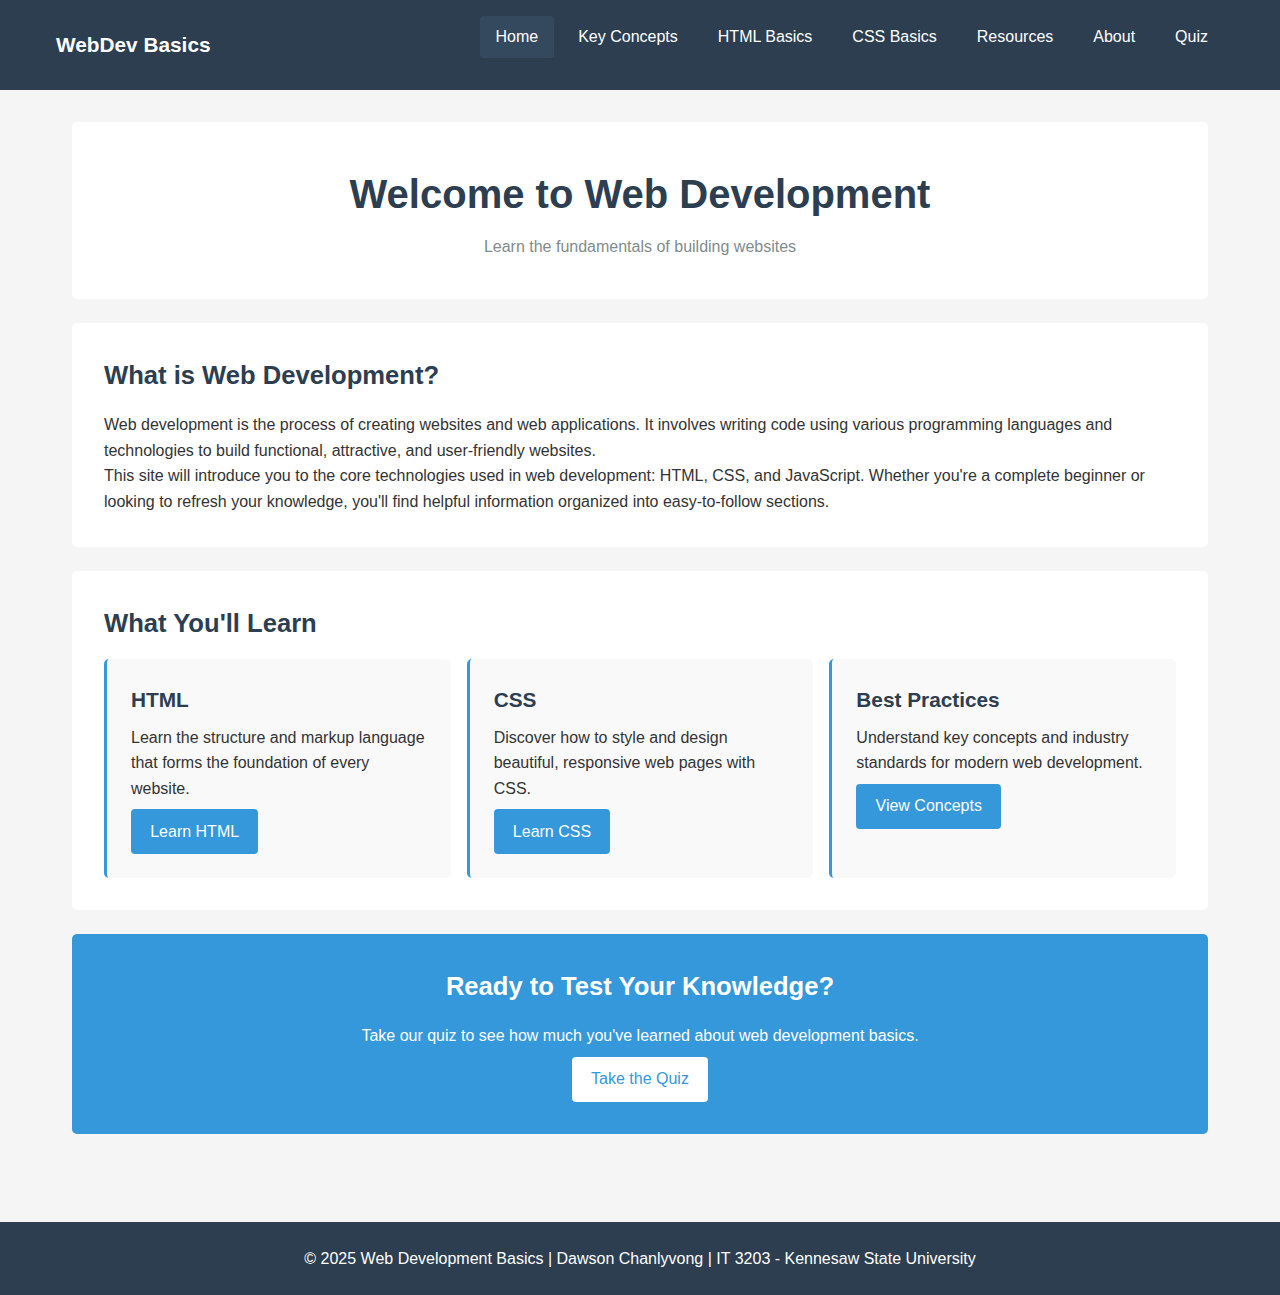
<file: index.html>
<!DOCTYPE html>
<html lang="en">
<head>
    <meta charset="UTF-8">
    <meta name="viewport" content="width=device-width, initial-scale=1.0">
    <title>Introduction to Web Development</title>
    <link rel="stylesheet" href="styles.css">
</head>
<body>
    <!-- Navigation Menu -->
    <nav class="main-nav">
        <div class="nav-container">
            <div class="logo">WebDev Basics</div>
            <button class="menu-toggle" id="menuToggle">☰</button>
            <ul class="nav-menu" id="navMenu">
                <li><a href="index.html" class="active">Home</a></li>
                <li><a href="keyconcepts.html">Key Concepts</a></li>
                <li><a href="htmlbasics.html">HTML Basics</a></li>
                <li><a href="cssbasics.html">CSS Basics</a></li>
                <li><a href="resources.html">Resources</a></li>
                <li><a href="about.html">About</a></li>
                <li><a href="quiz.html">Quiz</a></li>
            </ul>
        </div>
    </nav>

    <!-- Main Content -->
    <main class="container">
        <header class="page-header">
            <h1>Welcome to Web Development</h1>
            <p class="subtitle">Learn the fundamentals of building websites</p>
        </header>

        <section>
            <h2>What is Web Development?</h2>
            <p>Web development is the process of creating websites and web applications. It involves writing code using various programming languages and technologies to build functional, attractive, and user-friendly websites.</p>
            
            <p>This site will introduce you to the core technologies used in web development: HTML, CSS, and JavaScript. Whether you're a complete beginner or looking to refresh your knowledge, you'll find helpful information organized into easy-to-follow sections.</p>
        </section>

        <section>
            <h2>What You'll Learn</h2>
            <div class="feature-grid">
                <div class="feature-card">
                    <h3>HTML</h3>
                    <p>Learn the structure and markup language that forms the foundation of every website.</p>
                    <a href="htmlbasics.html" class="btn">Learn HTML</a>
                </div>
                <div class="feature-card">
                    <h3>CSS</h3>
                    <p>Discover how to style and design beautiful, responsive web pages with CSS.</p>
                    <a href="cssbasics.html" class="btn">Learn CSS</a>
                </div>
                <div class="feature-card">
                    <h3>Best Practices</h3>
                    <p>Understand key concepts and industry standards for modern web development.</p>
                    <a href="keyconcepts.html" class="btn">View Concepts</a>
                </div>
            </div>
        </section>

        <section class="cta-section">
            <h2>Ready to Test Your Knowledge?</h2>
            <p>Take our quiz to see how much you've learned about web development basics.</p>
            <a href="quiz.html" class="btn">Take the Quiz</a>
        </section>
    </main>

    <!-- Footer -->
    <footer class="main-footer">
        <p>&copy; 2025 Web Development Basics | Dawson Chanlyvong | IT 3203 - Kennesaw State University</p>
    </footer>

    <script src="script.js"></script>
</body>
</html>
</file>
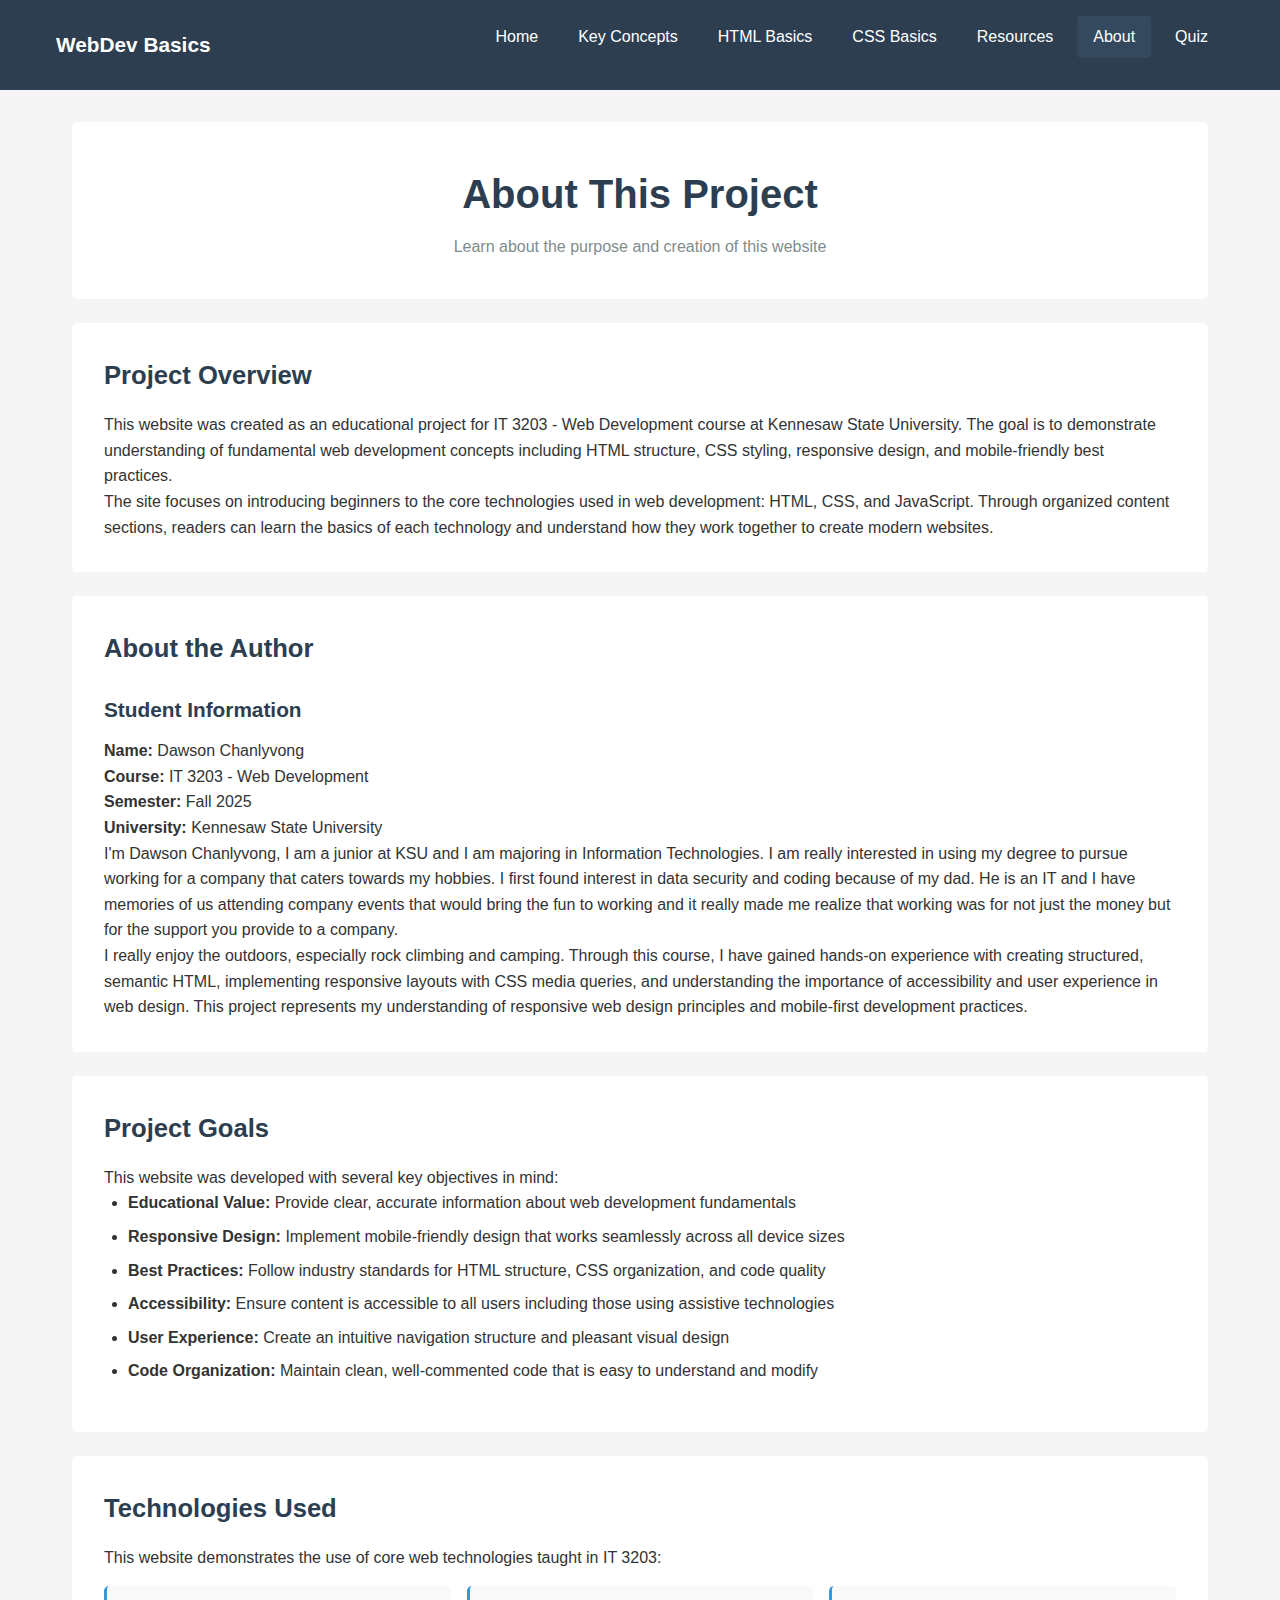
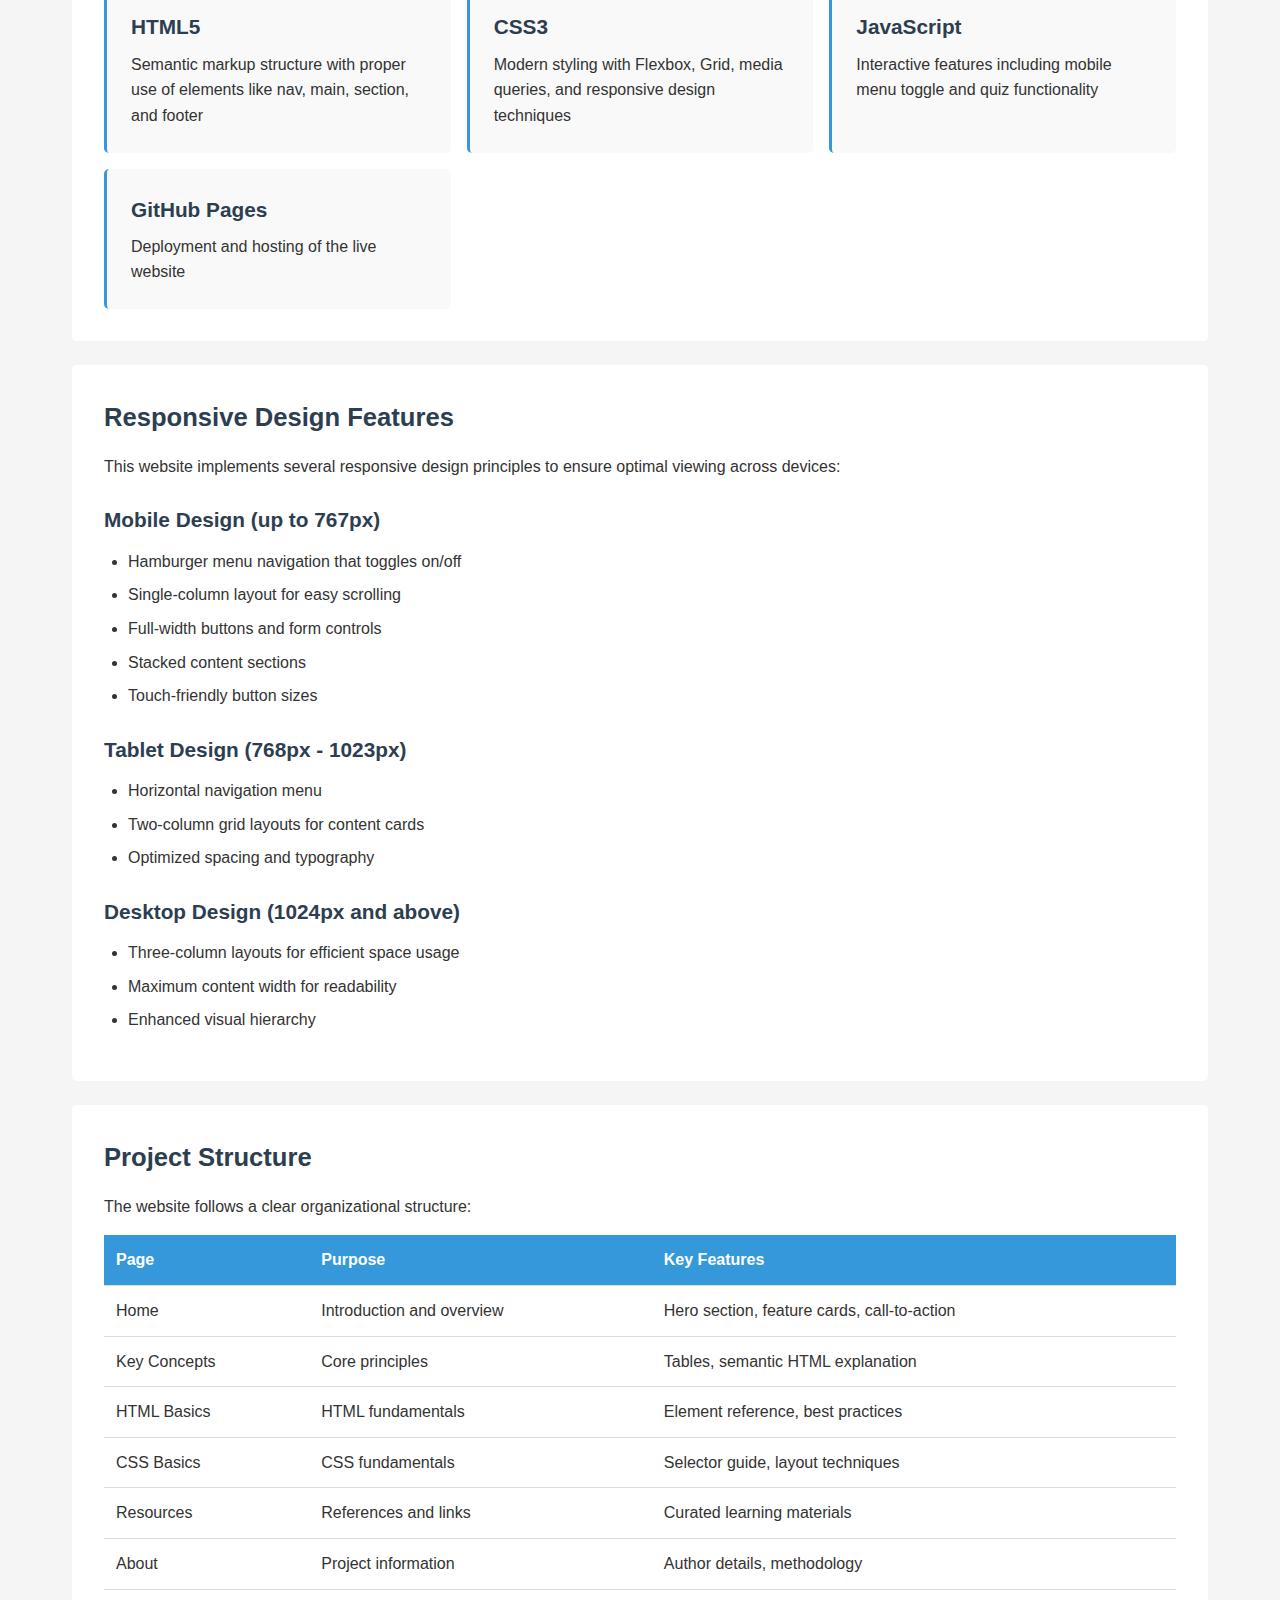
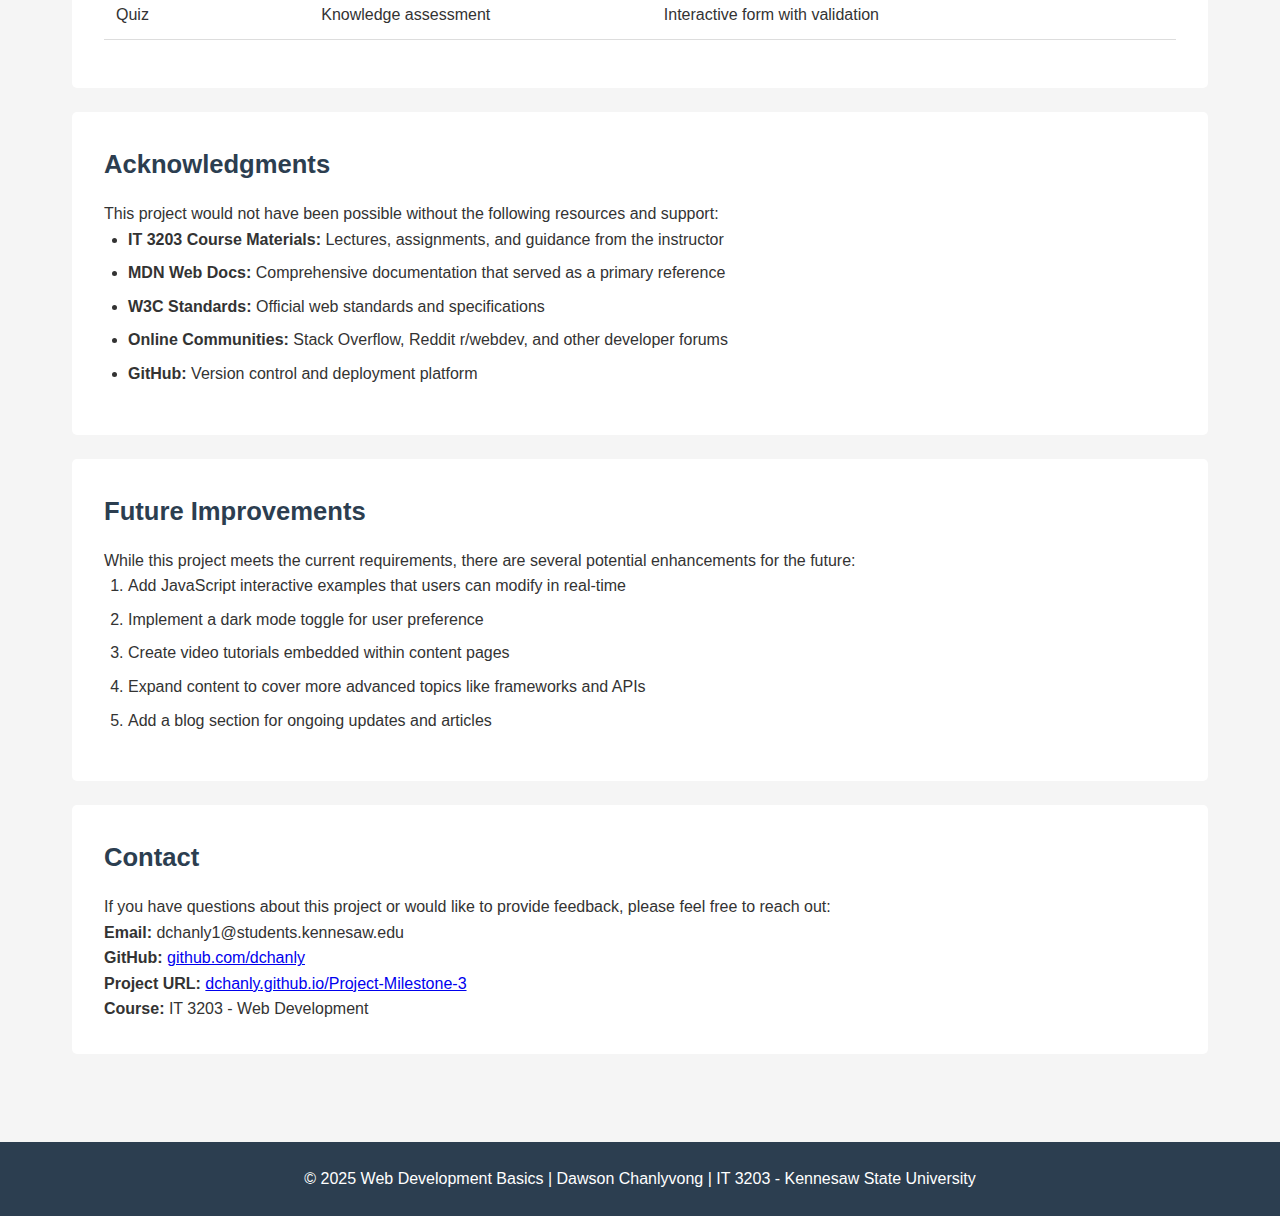
<file: about.html>
<!DOCTYPE html>
<html lang="en">
<head>
    <meta charset="UTF-8">
    <meta name="viewport" content="width=device-width, initial-scale=1.0">
    <title>About - Web Development</title>
    <link rel="stylesheet" href="styles.css">
</head>
<body>
    <!-- Navigation Menu -->
    <nav class="main-nav">
        <div class="nav-container">
            <div class="logo">WebDev Basics</div>
            <button class="menu-toggle" id="menuToggle">☰</button>
            <ul class="nav-menu" id="navMenu">
                <li><a href="index.html">Home</a></li>
                <li><a href="keyconcepts.html">Key Concepts</a></li>
                <li><a href="htmlbasics.html">HTML Basics</a></li>
                <li><a href="cssbasics.html">CSS Basics</a></li>
                <li><a href="resources.html">Resources</a></li>
                <li><a href="about.html" class="active">About</a></li>
                <li><a href="quiz.html">Quiz</a></li>
            </ul>
        </div>
    </nav>

    <!-- Main Content -->
    <main class="container">
        <header class="page-header">
            <h1>About This Project</h1>
            <p class="subtitle">Learn about the purpose and creation of this website</p>
        </header>

        <section>
            <h2>Project Overview</h2>
            <p>This website was created as an educational project for IT 3203 - Web Development course at Kennesaw State University. The goal is to demonstrate understanding of fundamental web development concepts including HTML structure, CSS styling, responsive design, and mobile-friendly best practices.</p>
            
            <p>The site focuses on introducing beginners to the core technologies used in web development: HTML, CSS, and JavaScript. Through organized content sections, readers can learn the basics of each technology and understand how they work together to create modern websites.</p>
        </section>

        <section>
            <h2>About the Author</h2>
            
            <h3>Student Information</h3>
            <p><strong>Name:</strong> Dawson Chanlyvong</p>
            <p><strong>Course:</strong> IT 3203 - Web Development</p>
            <p><strong>Semester:</strong> Fall 2025</p>
            <p><strong>University:</strong> Kennesaw State University</p>
            
            <p>I'm Dawson Chanlyvong, I am a junior at KSU and I am majoring in Information Technologies. I am really interested in using my degree to pursue working for a company that caters towards my hobbies. I first found interest in data security and coding because of my dad. He is an IT and I have memories of us attending company events that would bring the fun to working and it really made me realize that working was for not just the money but for the support you provide to a company.</p>
            
            <p>I really enjoy the outdoors, especially rock climbing and camping. Through this course, I have gained hands-on experience with creating structured, semantic HTML, implementing responsive layouts with CSS media queries, and understanding the importance of accessibility and user experience in web design. This project represents my understanding of responsive web design principles and mobile-first development practices.</p>
        </section>

        <section>
            <h2>Project Goals</h2>
            <p>This website was developed with several key objectives in mind:</p>
            
            <ul>
                <li><strong>Educational Value:</strong> Provide clear, accurate information about web development fundamentals</li>
                <li><strong>Responsive Design:</strong> Implement mobile-friendly design that works seamlessly across all device sizes</li>
                <li><strong>Best Practices:</strong> Follow industry standards for HTML structure, CSS organization, and code quality</li>
                <li><strong>Accessibility:</strong> Ensure content is accessible to all users including those using assistive technologies</li>
                <li><strong>User Experience:</strong> Create an intuitive navigation structure and pleasant visual design</li>
                <li><strong>Code Organization:</strong> Maintain clean, well-commented code that is easy to understand and modify</li>
            </ul>
        </section>

        <section>
            <h2>Technologies Used</h2>
            <p>This website demonstrates the use of core web technologies taught in IT 3203:</p>
            
            <div class="feature-grid">
                <div class="feature-card">
                    <h3>HTML5</h3>
                    <p>Semantic markup structure with proper use of elements like nav, main, section, and footer</p>
                </div>
                <div class="feature-card">
                    <h3>CSS3</h3>
                    <p>Modern styling with Flexbox, Grid, media queries, and responsive design techniques</p>
                </div>
                <div class="feature-card">
                    <h3>JavaScript</h3>
                    <p>Interactive features including mobile menu toggle and quiz functionality</p>
                </div>
                <div class="feature-card">
                    <h3>GitHub Pages</h3>
                    <p>Deployment and hosting of the live website</p>
                </div>
            </div>
        </section>

        <section>
            <h2>Responsive Design Features</h2>
            <p>This website implements several responsive design principles to ensure optimal viewing across devices:</p>
            
            <h3>Mobile Design (up to 767px)</h3>
            <ul>
                <li>Hamburger menu navigation that toggles on/off</li>
                <li>Single-column layout for easy scrolling</li>
                <li>Full-width buttons and form controls</li>
                <li>Stacked content sections</li>
                <li>Touch-friendly button sizes</li>
            </ul>
            
            <h3>Tablet Design (768px - 1023px)</h3>
            <ul>
                <li>Horizontal navigation menu</li>
                <li>Two-column grid layouts for content cards</li>
                <li>Optimized spacing and typography</li>
            </ul>
            
            <h3>Desktop Design (1024px and above)</h3>
            <ul>
                <li>Three-column layouts for efficient space usage</li>
                <li>Maximum content width for readability</li>
                <li>Enhanced visual hierarchy</li>
            </ul>
        </section>

        <section>
            <h2>Project Structure</h2>
            <p>The website follows a clear organizational structure:</p>
            
            <div class="table-container">
                <table>
                    <thead>
                        <tr>
                            <th>Page</th>
                            <th>Purpose</th>
                            <th>Key Features</th>
                        </tr>
                    </thead>
                    <tbody>
                        <tr>
                            <td>Home</td>
                            <td>Introduction and overview</td>
                            <td>Hero section, feature cards, call-to-action</td>
                        </tr>
                        <tr>
                            <td>Key Concepts</td>
                            <td>Core principles</td>
                            <td>Tables, semantic HTML explanation</td>
                        </tr>
                        <tr>
                            <td>HTML Basics</td>
                            <td>HTML fundamentals</td>
                            <td>Element reference, best practices</td>
                        </tr>
                        <tr>
                            <td>CSS Basics</td>
                            <td>CSS fundamentals</td>
                            <td>Selector guide, layout techniques</td>
                        </tr>
                        <tr>
                            <td>Resources</td>
                            <td>References and links</td>
                            <td>Curated learning materials</td>
                        </tr>
                        <tr>
                            <td>About</td>
                            <td>Project information</td>
                            <td>Author details, methodology</td>
                        </tr>
                        <tr>
                            <td>Quiz</td>
                            <td>Knowledge assessment</td>
                            <td>Interactive form with validation</td>
                        </tr>
                    </tbody>
                </table>
            </div>
        </section>

        <section>
            <h2>Acknowledgments</h2>
            <p>This project would not have been possible without the following resources and support:</p>
            
            <ul>
                <li><strong>IT 3203 Course Materials:</strong> Lectures, assignments, and guidance from the instructor</li>
                <li><strong>MDN Web Docs:</strong> Comprehensive documentation that served as a primary reference</li>
                <li><strong>W3C Standards:</strong> Official web standards and specifications</li>
                <li><strong>Online Communities:</strong> Stack Overflow, Reddit r/webdev, and other developer forums</li>
                <li><strong>GitHub:</strong> Version control and deployment platform</li>
            </ul>
        </section>

        <section>
            <h2>Future Improvements</h2>
            <p>While this project meets the current requirements, there are several potential enhancements for the future:</p>
            
            <ol>
                <li>Add JavaScript interactive examples that users can modify in real-time</li>
                <li>Implement a dark mode toggle for user preference</li>
                <li>Create video tutorials embedded within content pages</li>
                <li>Expand content to cover more advanced topics like frameworks and APIs</li>
                <li>Add a blog section for ongoing updates and articles</li>
            </ol>
        </section>

        <section>
            <h2>Contact</h2>
            <p>If you have questions about this project or would like to provide feedback, please feel free to reach out:</p>
            
            <p><strong>Email:</strong> dchanly1@students.kennesaw.edu</p>
            <p><strong>GitHub:</strong> <a href="https://github.com/dchanly" target="_blank">github.com/dchanly</a></p>
            <p><strong>Project URL:</strong> <a href="https://dchanly.github.io/Project-Milestone-3/" target="_blank">dchanly.github.io/Project-Milestone-3</a></p>
            <p><strong>Course:</strong> IT 3203 - Web Development</p>
        </section>
    </main>

    <!-- Footer -->
    <footer class="main-footer">
        <p>&copy; 2025 Web Development Basics | Dawson Chanlyvong | IT 3203 - Kennesaw State University</p>
    </footer>

    <script src="script.js"></script>
</body>
</html>
</file>
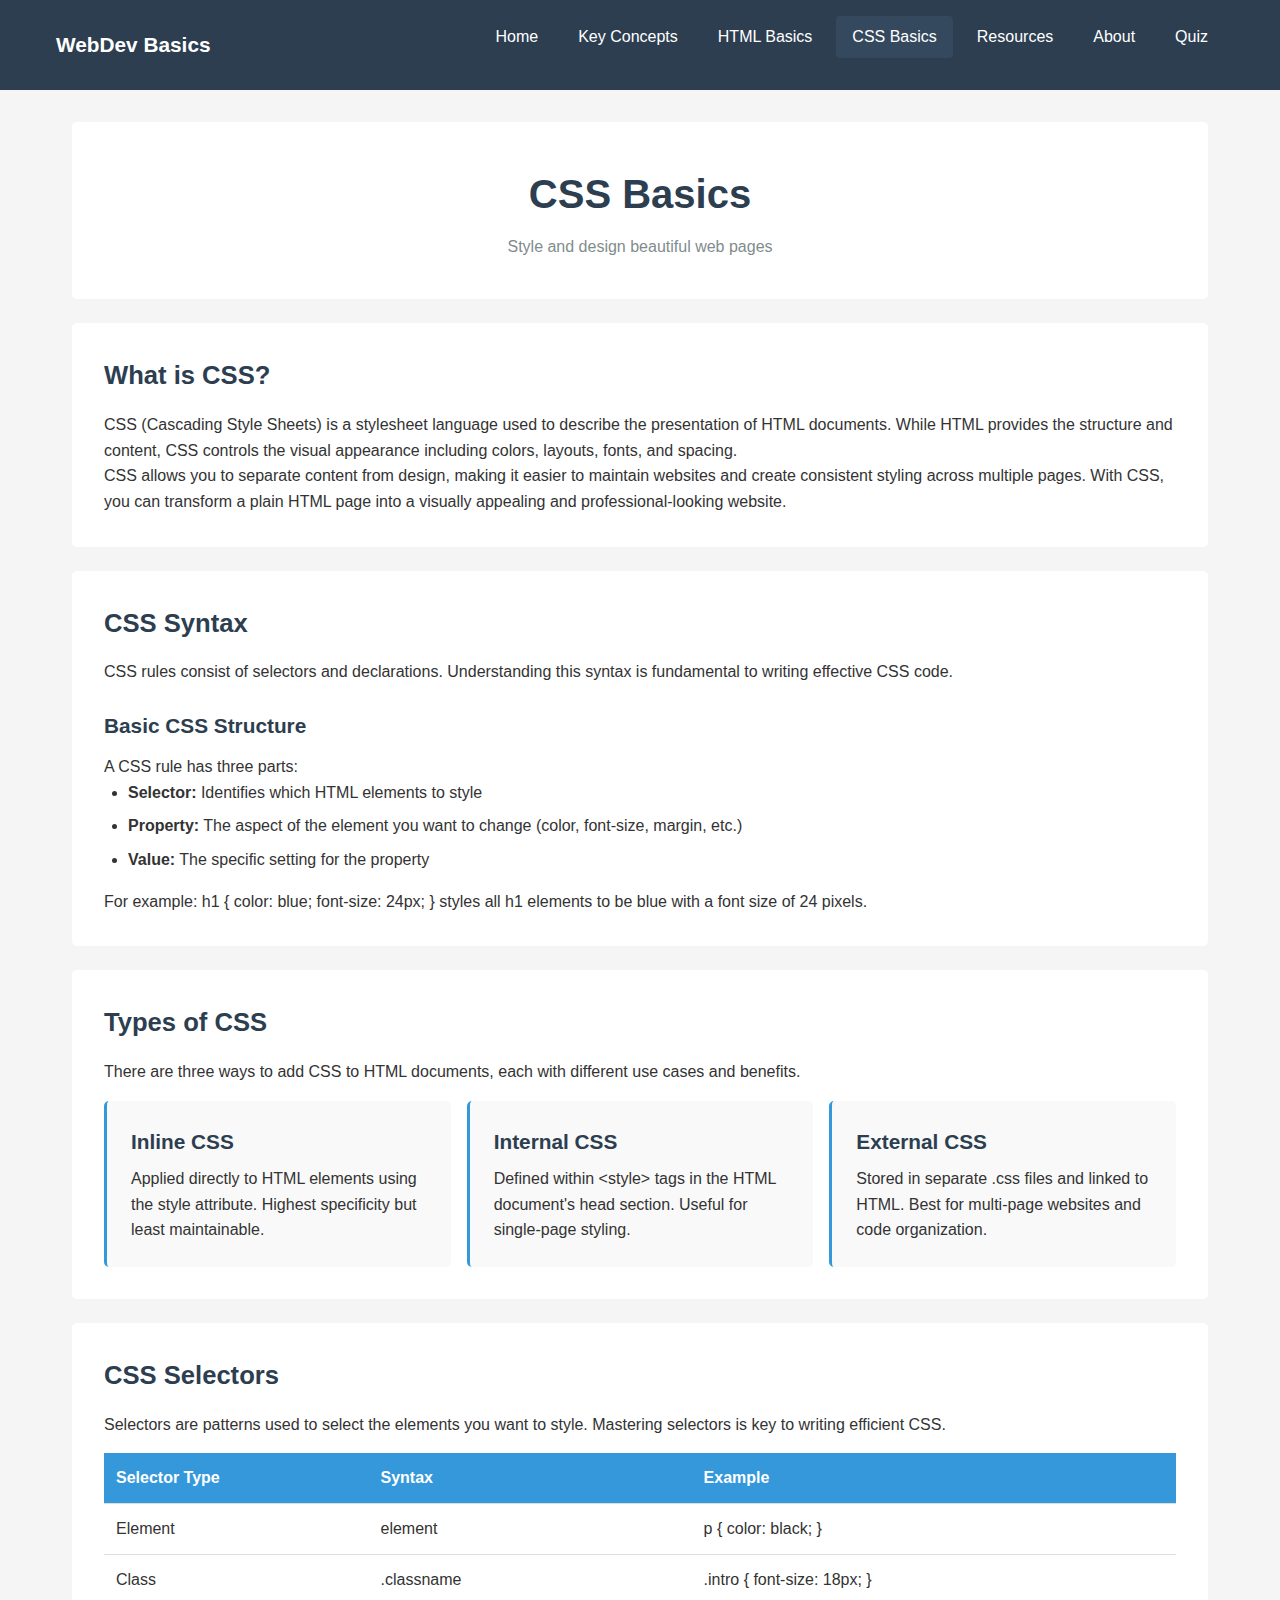
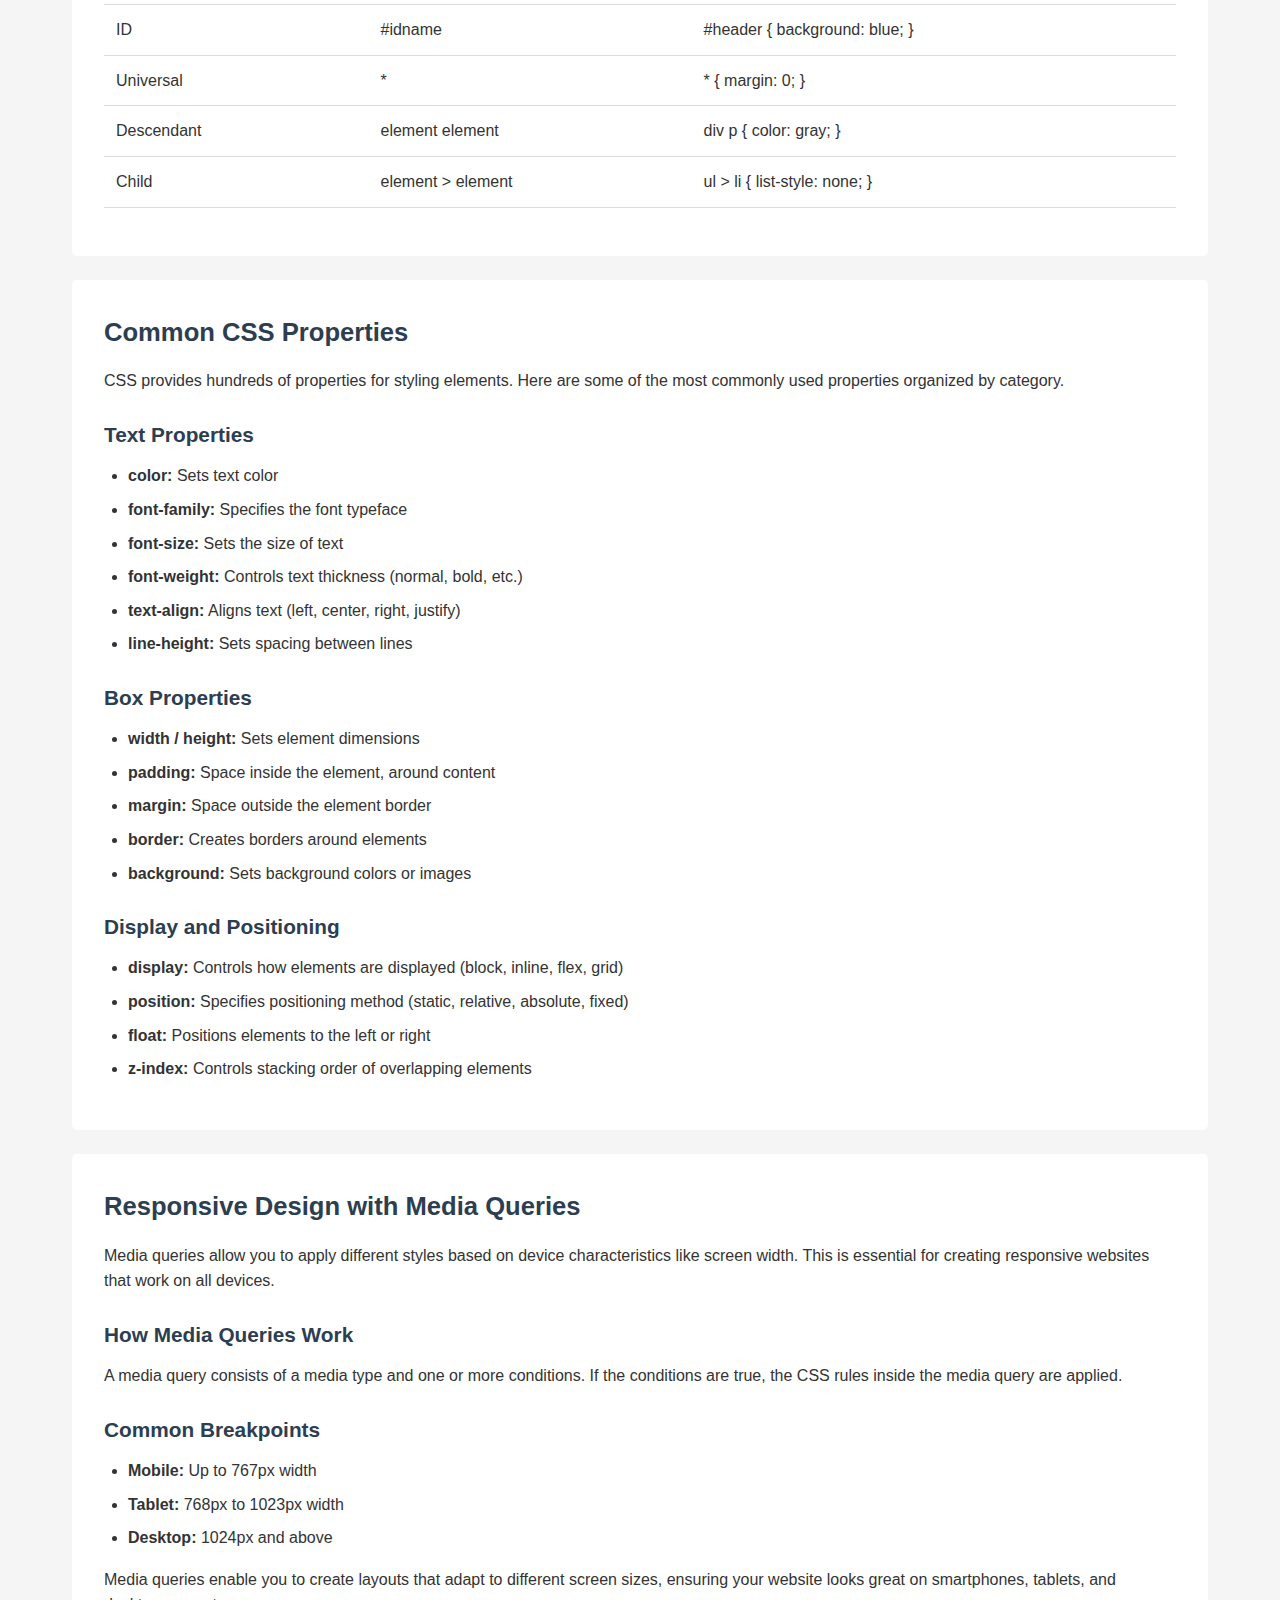
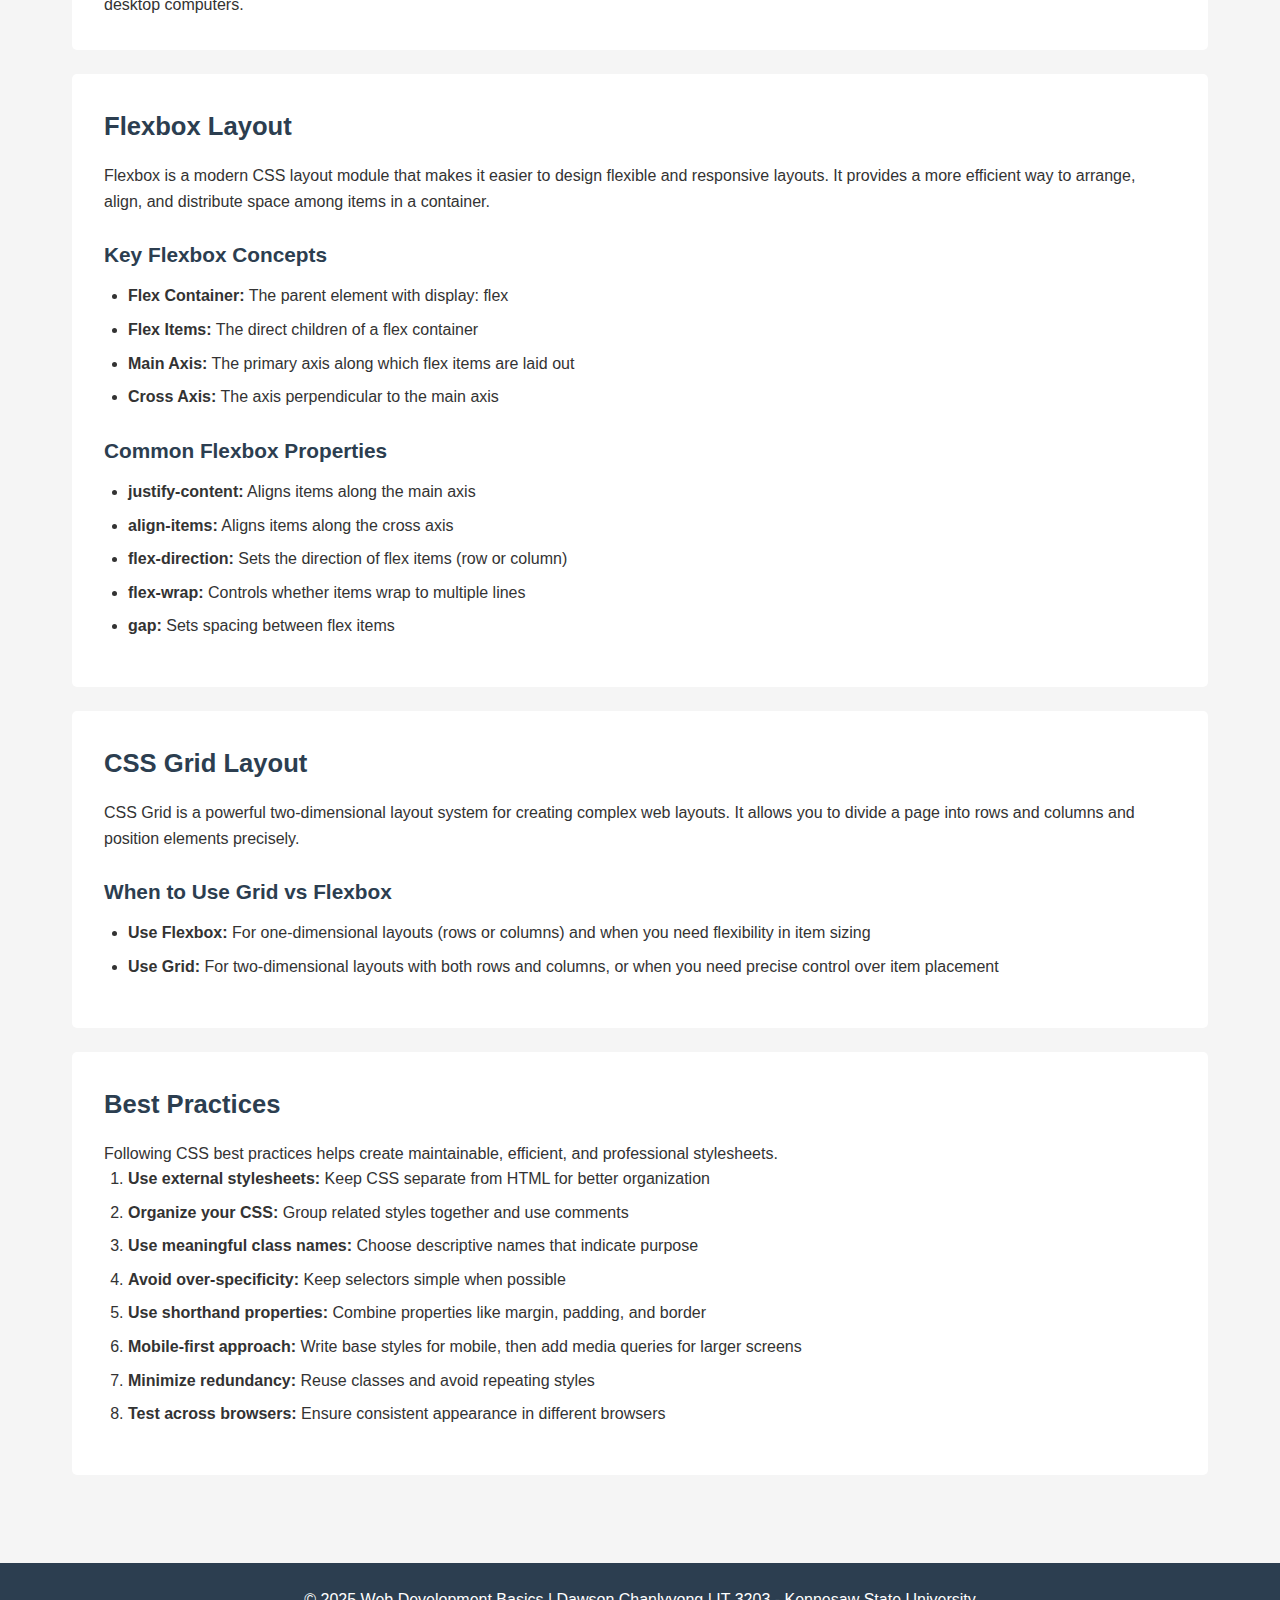
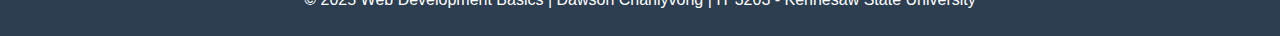
<file: cssbasics.html>
<!DOCTYPE html>
<html lang="en">
<head>
    <meta charset="UTF-8">
    <meta name="viewport" content="width=device-width, initial-scale=1.0">
    <title>CSS Basics - Web Development</title>
    <link rel="stylesheet" href="styles.css">
</head>
<body>
    <!-- Navigation Menu -->
    <nav class="main-nav">
        <div class="nav-container">
            <div class="logo">WebDev Basics</div>
            <button class="menu-toggle" id="menuToggle">☰</button>
            <ul class="nav-menu" id="navMenu">
                <li><a href="index.html">Home</a></li>
                <li><a href="keyconcepts.html">Key Concepts</a></li>
                <li><a href="htmlbasics.html">HTML Basics</a></li>
                <li><a href="cssbasics.html" class="active">CSS Basics</a></li>
                <li><a href="resources.html">Resources</a></li>
                <li><a href="about.html">About</a></li>
                <li><a href="quiz.html">Quiz</a></li>
            </ul>
        </div>
    </nav>

    <!-- Main Content -->
    <main class="container">
        <header class="page-header">
            <h1>CSS Basics</h1>
            <p class="subtitle">Style and design beautiful web pages</p>
        </header>

        <section>
            <h2>What is CSS?</h2>
            <p>CSS (Cascading Style Sheets) is a stylesheet language used to describe the presentation of HTML documents. While HTML provides the structure and content, CSS controls the visual appearance including colors, layouts, fonts, and spacing.</p>
            
            <p>CSS allows you to separate content from design, making it easier to maintain websites and create consistent styling across multiple pages. With CSS, you can transform a plain HTML page into a visually appealing and professional-looking website.</p>
        </section>

        <section>
            <h2>CSS Syntax</h2>
            <p>CSS rules consist of selectors and declarations. Understanding this syntax is fundamental to writing effective CSS code.</p>
            
            <h3>Basic CSS Structure</h3>
            <p>A CSS rule has three parts:</p>
            <ul>
                <li><strong>Selector:</strong> Identifies which HTML elements to style</li>
                <li><strong>Property:</strong> The aspect of the element you want to change (color, font-size, margin, etc.)</li>
                <li><strong>Value:</strong> The specific setting for the property</li>
            </ul>
            
            <p>For example: h1 { color: blue; font-size: 24px; } styles all h1 elements to be blue with a font size of 24 pixels.</p>
        </section>

        <section>
            <h2>Types of CSS</h2>
            <p>There are three ways to add CSS to HTML documents, each with different use cases and benefits.</p>
            
            <div class="feature-grid">
                <div class="feature-card">
                    <h3>Inline CSS</h3>
                    <p>Applied directly to HTML elements using the style attribute. Highest specificity but least maintainable.</p>
                </div>
                <div class="feature-card">
                    <h3>Internal CSS</h3>
                    <p>Defined within &lt;style&gt; tags in the HTML document's head section. Useful for single-page styling.</p>
                </div>
                <div class="feature-card">
                    <h3>External CSS</h3>
                    <p>Stored in separate .css files and linked to HTML. Best for multi-page websites and code organization.</p>
                </div>
            </div>
        </section>

        <section>
            <h2>CSS Selectors</h2>
            <p>Selectors are patterns used to select the elements you want to style. Mastering selectors is key to writing efficient CSS.</p>
            
            <div class="table-container">
                <table>
                    <thead>
                        <tr>
                            <th>Selector Type</th>
                            <th>Syntax</th>
                            <th>Example</th>
                        </tr>
                    </thead>
                    <tbody>
                        <tr>
                            <td>Element</td>
                            <td>element</td>
                            <td>p { color: black; }</td>
                        </tr>
                        <tr>
                            <td>Class</td>
                            <td>.classname</td>
                            <td>.intro { font-size: 18px; }</td>
                        </tr>
                        <tr>
                            <td>ID</td>
                            <td>#idname</td>
                            <td>#header { background: blue; }</td>
                        </tr>
                        <tr>
                            <td>Universal</td>
                            <td>*</td>
                            <td>* { margin: 0; }</td>
                        </tr>
                        <tr>
                            <td>Descendant</td>
                            <td>element element</td>
                            <td>div p { color: gray; }</td>
                        </tr>
                        <tr>
                            <td>Child</td>
                            <td>element > element</td>
                            <td>ul > li { list-style: none; }</td>
                        </tr>
                    </tbody>
                </table>
            </div>
        </section>

        <section>
            <h2>Common CSS Properties</h2>
            <p>CSS provides hundreds of properties for styling elements. Here are some of the most commonly used properties organized by category.</p>
            
            <h3>Text Properties</h3>
            <ul>
                <li><strong>color:</strong> Sets text color</li>
                <li><strong>font-family:</strong> Specifies the font typeface</li>
                <li><strong>font-size:</strong> Sets the size of text</li>
                <li><strong>font-weight:</strong> Controls text thickness (normal, bold, etc.)</li>
                <li><strong>text-align:</strong> Aligns text (left, center, right, justify)</li>
                <li><strong>line-height:</strong> Sets spacing between lines</li>
            </ul>
            
            <h3>Box Properties</h3>
            <ul>
                <li><strong>width / height:</strong> Sets element dimensions</li>
                <li><strong>padding:</strong> Space inside the element, around content</li>
                <li><strong>margin:</strong> Space outside the element border</li>
                <li><strong>border:</strong> Creates borders around elements</li>
                <li><strong>background:</strong> Sets background colors or images</li>
            </ul>
            
            <h3>Display and Positioning</h3>
            <ul>
                <li><strong>display:</strong> Controls how elements are displayed (block, inline, flex, grid)</li>
                <li><strong>position:</strong> Specifies positioning method (static, relative, absolute, fixed)</li>
                <li><strong>float:</strong> Positions elements to the left or right</li>
                <li><strong>z-index:</strong> Controls stacking order of overlapping elements</li>
            </ul>
        </section>

        <section>
            <h2>Responsive Design with Media Queries</h2>
            <p>Media queries allow you to apply different styles based on device characteristics like screen width. This is essential for creating responsive websites that work on all devices.</p>
            
            <h3>How Media Queries Work</h3>
            <p>A media query consists of a media type and one or more conditions. If the conditions are true, the CSS rules inside the media query are applied.</p>
            
            <h3>Common Breakpoints</h3>
            <ul>
                <li><strong>Mobile:</strong> Up to 767px width</li>
                <li><strong>Tablet:</strong> 768px to 1023px width</li>
                <li><strong>Desktop:</strong> 1024px and above</li>
            </ul>
            
            <p>Media queries enable you to create layouts that adapt to different screen sizes, ensuring your website looks great on smartphones, tablets, and desktop computers.</p>
        </section>

        <section>
            <h2>Flexbox Layout</h2>
            <p>Flexbox is a modern CSS layout module that makes it easier to design flexible and responsive layouts. It provides a more efficient way to arrange, align, and distribute space among items in a container.</p>
            
            <h3>Key Flexbox Concepts</h3>
            <ul>
                <li><strong>Flex Container:</strong> The parent element with display: flex</li>
                <li><strong>Flex Items:</strong> The direct children of a flex container</li>
                <li><strong>Main Axis:</strong> The primary axis along which flex items are laid out</li>
                <li><strong>Cross Axis:</strong> The axis perpendicular to the main axis</li>
            </ul>
            
            <h3>Common Flexbox Properties</h3>
            <ul>
                <li><strong>justify-content:</strong> Aligns items along the main axis</li>
                <li><strong>align-items:</strong> Aligns items along the cross axis</li>
                <li><strong>flex-direction:</strong> Sets the direction of flex items (row or column)</li>
                <li><strong>flex-wrap:</strong> Controls whether items wrap to multiple lines</li>
                <li><strong>gap:</strong> Sets spacing between flex items</li>
            </ul>
        </section>

        <section>
            <h2>CSS Grid Layout</h2>
            <p>CSS Grid is a powerful two-dimensional layout system for creating complex web layouts. It allows you to divide a page into rows and columns and position elements precisely.</p>
            
            <h3>When to Use Grid vs Flexbox</h3>
            <ul>
                <li><strong>Use Flexbox:</strong> For one-dimensional layouts (rows or columns) and when you need flexibility in item sizing</li>
                <li><strong>Use Grid:</strong> For two-dimensional layouts with both rows and columns, or when you need precise control over item placement</li>
            </ul>
        </section>

        <section>
            <h2>Best Practices</h2>
            <p>Following CSS best practices helps create maintainable, efficient, and professional stylesheets.</p>
            
            <ol>
                <li><strong>Use external stylesheets:</strong> Keep CSS separate from HTML for better organization</li>
                <li><strong>Organize your CSS:</strong> Group related styles together and use comments</li>
                <li><strong>Use meaningful class names:</strong> Choose descriptive names that indicate purpose</li>
                <li><strong>Avoid over-specificity:</strong> Keep selectors simple when possible</li>
                <li><strong>Use shorthand properties:</strong> Combine properties like margin, padding, and border</li>
                <li><strong>Mobile-first approach:</strong> Write base styles for mobile, then add media queries for larger screens</li>
                <li><strong>Minimize redundancy:</strong> Reuse classes and avoid repeating styles</li>
                <li><strong>Test across browsers:</strong> Ensure consistent appearance in different browsers</li>
            </ol>
        </section>
    </main>

    <!-- Footer -->
    <footer class="main-footer">
        <p>&copy; 2025 Web Development Basics | Dawson Chanlyvong | IT 3203 - Kennesaw State University</p>
    </footer>

    <script src="script.js"></script>
</body>
</html>
</file>
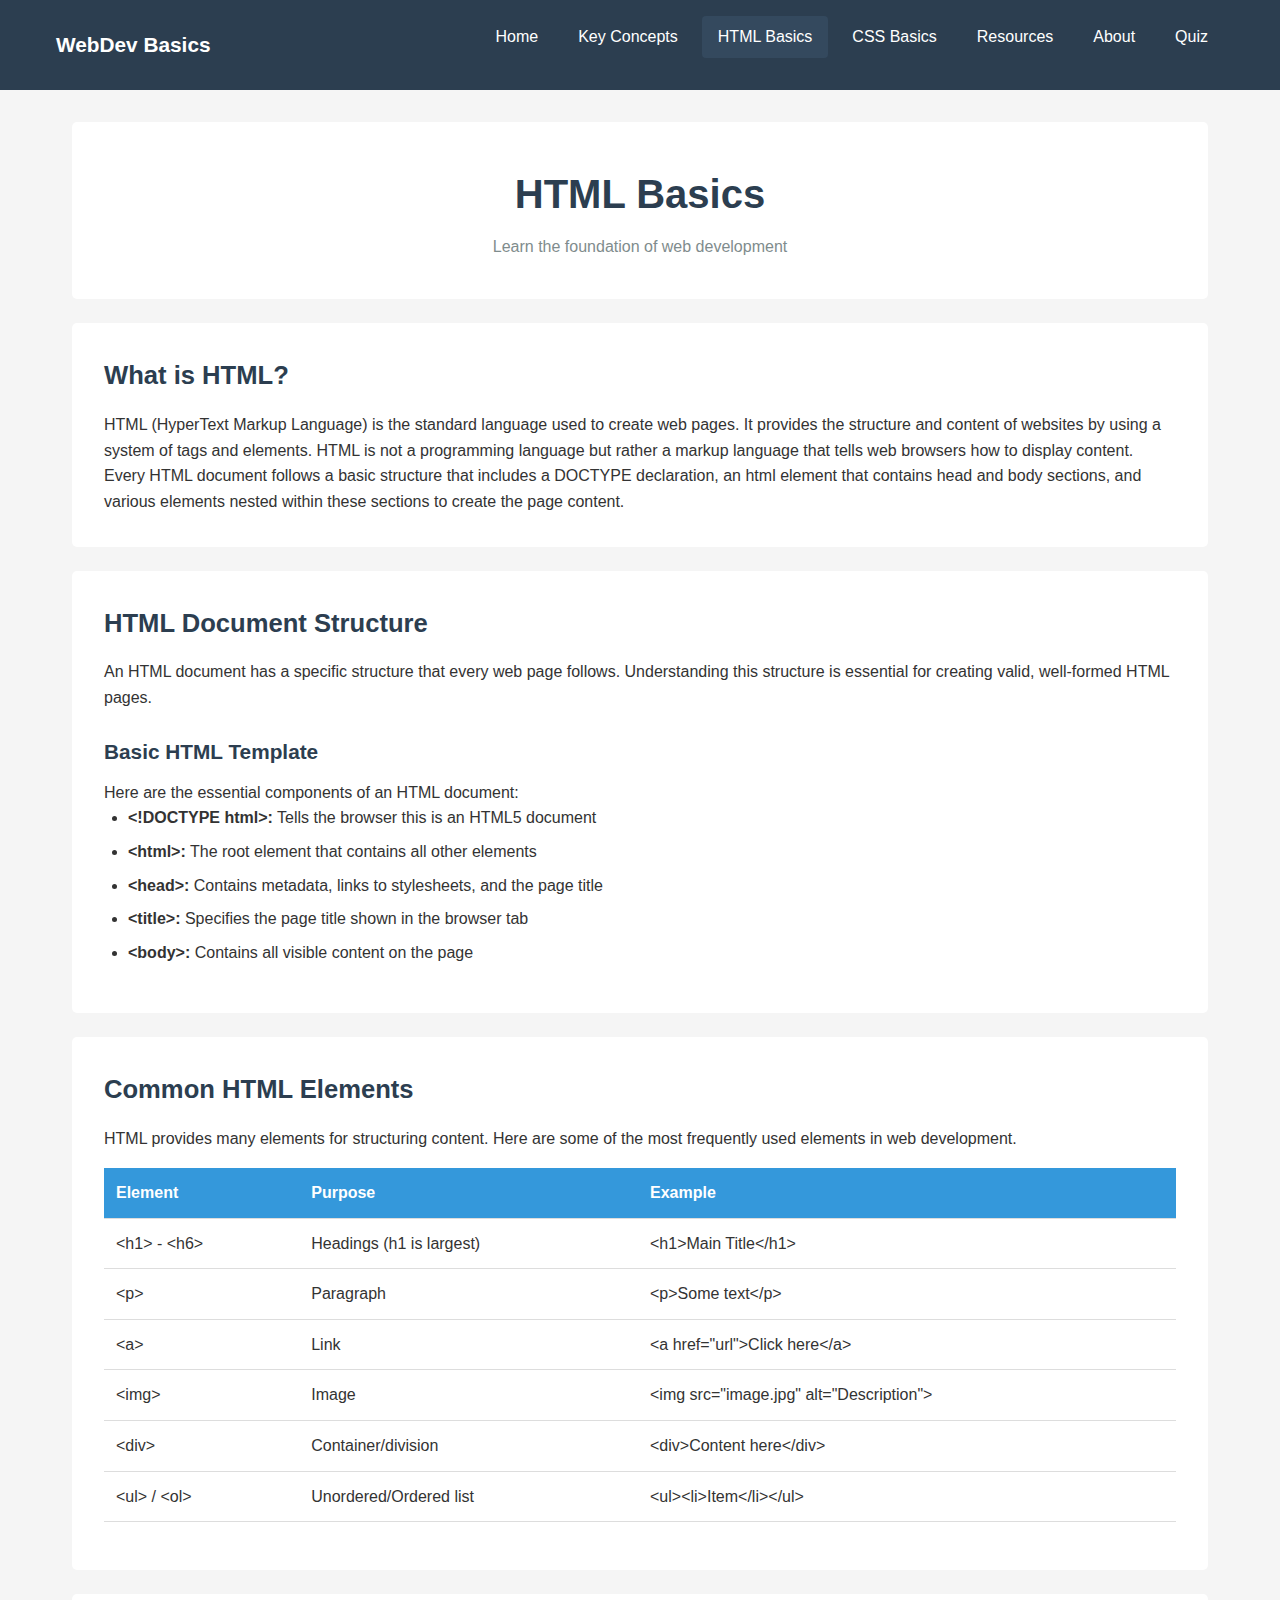
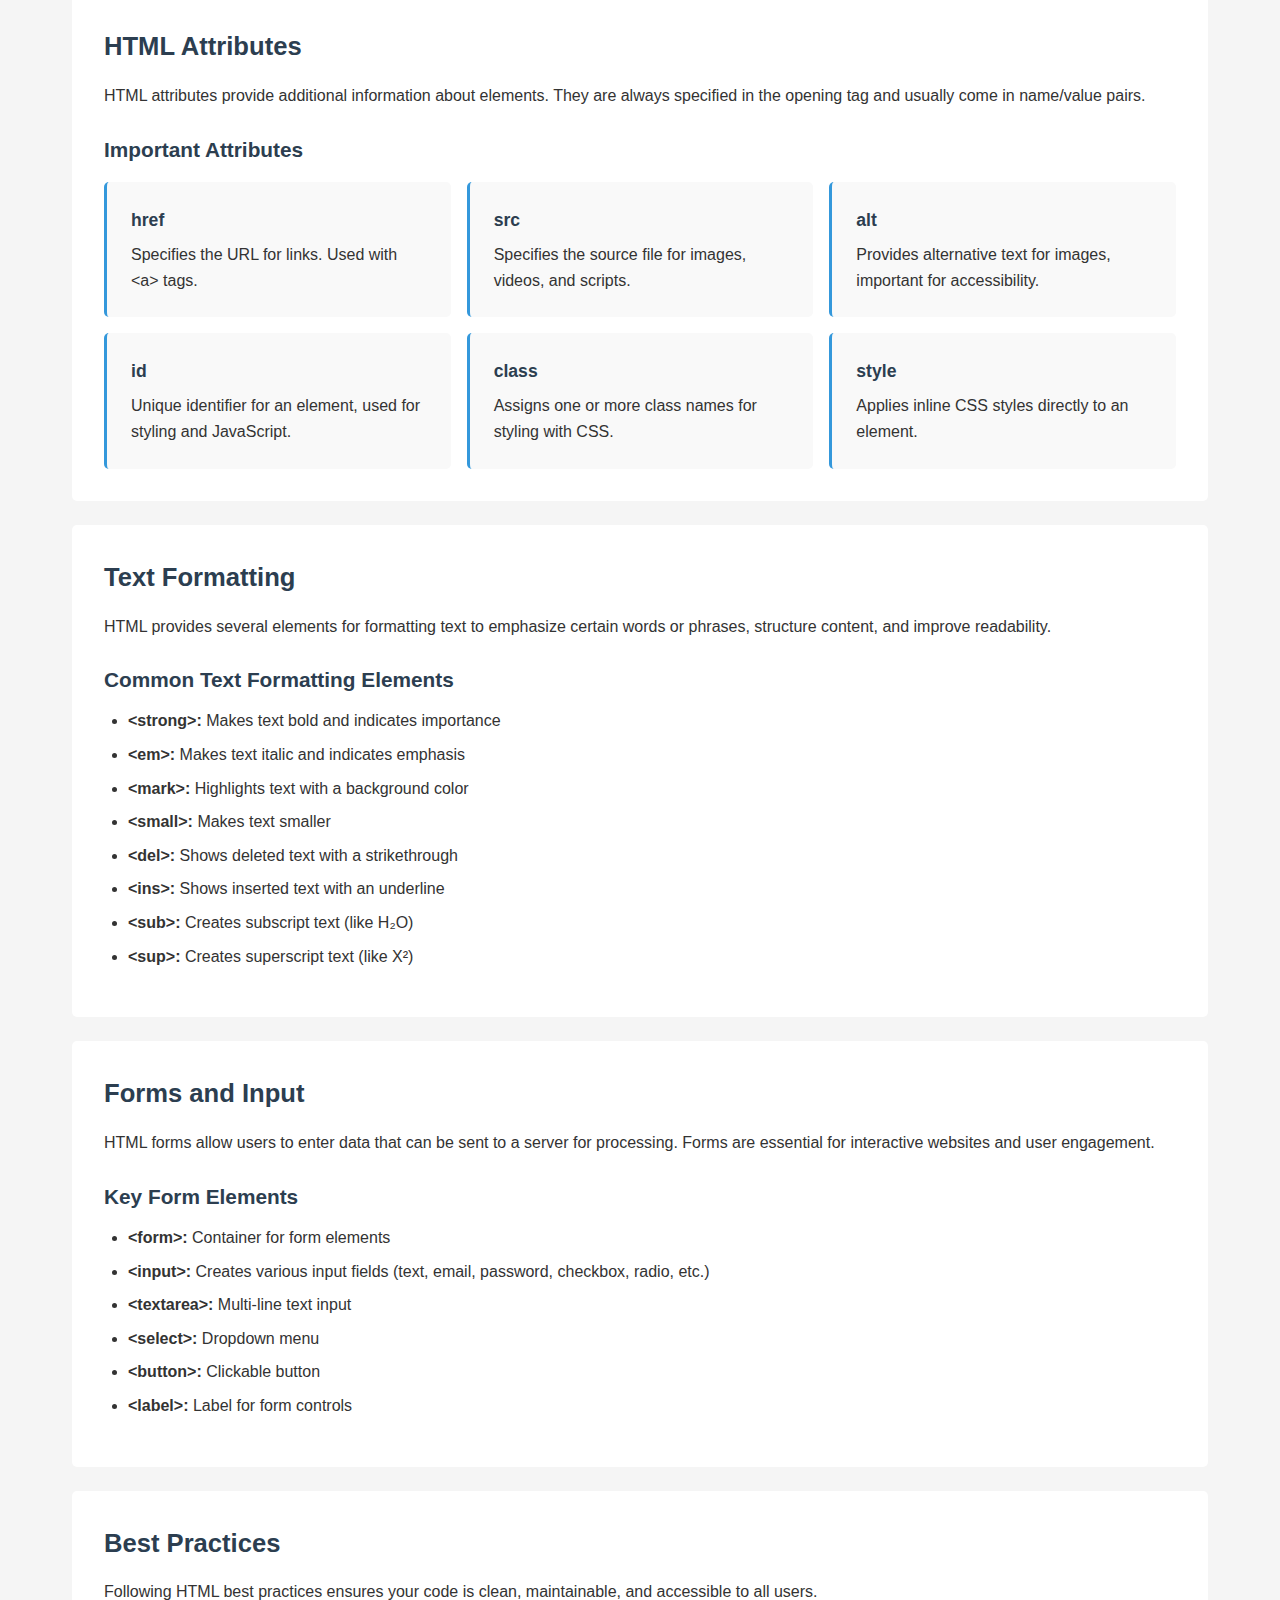
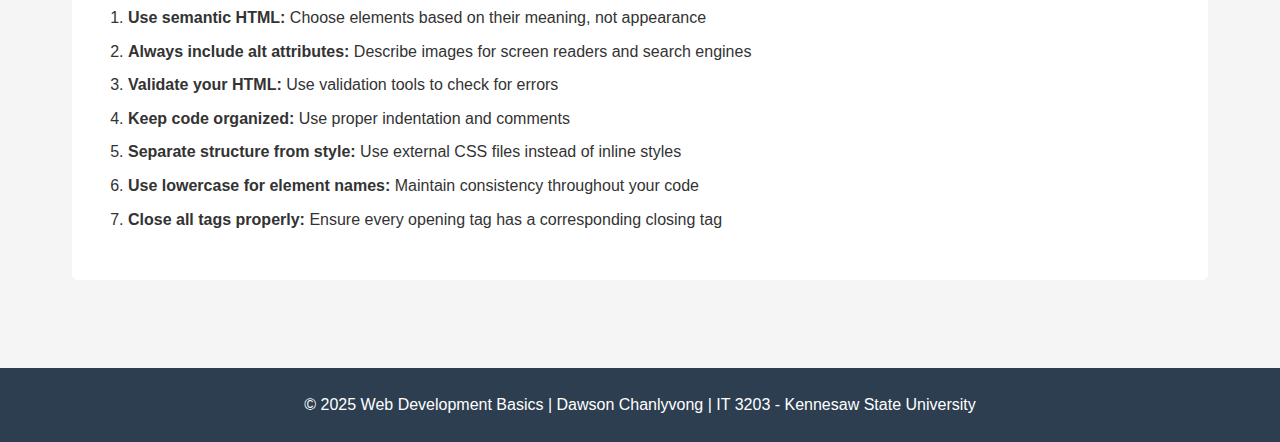
<file: htmlbasics.html>
<!DOCTYPE html>
<html lang="en">
<head>
    <meta charset="UTF-8">
    <meta name="viewport" content="width=device-width, initial-scale=1.0">
    <title>HTML Basics - Web Development</title>
    <link rel="stylesheet" href="styles.css">
</head>
<body>
    <!-- Navigation Menu -->
    <nav class="main-nav">
        <div class="nav-container">
            <div class="logo">WebDev Basics</div>
            <button class="menu-toggle" id="menuToggle">☰</button>
            <ul class="nav-menu" id="navMenu">
                <li><a href="index.html">Home</a></li>
                <li><a href="keyconcepts.html">Key Concepts</a></li>
                <li><a href="htmlbasics.html" class="active">HTML Basics</a></li>
                <li><a href="cssbasics.html">CSS Basics</a></li>
                <li><a href="resources.html">Resources</a></li>
                <li><a href="about.html">About</a></li>
                <li><a href="quiz.html">Quiz</a></li>
            </ul>
        </div>
    </nav>

    <!-- Main Content -->
    <main class="container">
        <header class="page-header">
            <h1>HTML Basics</h1>
            <p class="subtitle">Learn the foundation of web development</p>
        </header>

        <section>
            <h2>What is HTML?</h2>
            <p>HTML (HyperText Markup Language) is the standard language used to create web pages. It provides the structure and content of websites by using a system of tags and elements. HTML is not a programming language but rather a markup language that tells web browsers how to display content.</p>
            
            <p>Every HTML document follows a basic structure that includes a DOCTYPE declaration, an html element that contains head and body sections, and various elements nested within these sections to create the page content.</p>
        </section>

        <section>
            <h2>HTML Document Structure</h2>
            <p>An HTML document has a specific structure that every web page follows. Understanding this structure is essential for creating valid, well-formed HTML pages.</p>
            
            <h3>Basic HTML Template</h3>
            <p>Here are the essential components of an HTML document:</p>
            <ul>
                <li><strong>&lt;!DOCTYPE html&gt;:</strong> Tells the browser this is an HTML5 document</li>
                <li><strong>&lt;html&gt;:</strong> The root element that contains all other elements</li>
                <li><strong>&lt;head&gt;:</strong> Contains metadata, links to stylesheets, and the page title</li>
                <li><strong>&lt;title&gt;:</strong> Specifies the page title shown in the browser tab</li>
                <li><strong>&lt;body&gt;:</strong> Contains all visible content on the page</li>
            </ul>
        </section>

        <section>
            <h2>Common HTML Elements</h2>
            <p>HTML provides many elements for structuring content. Here are some of the most frequently used elements in web development.</p>
            
            <div class="table-container">
                <table>
                    <thead>
                        <tr>
                            <th>Element</th>
                            <th>Purpose</th>
                            <th>Example</th>
                        </tr>
                    </thead>
                    <tbody>
                        <tr>
                            <td>&lt;h1&gt; - &lt;h6&gt;</td>
                            <td>Headings (h1 is largest)</td>
                            <td>&lt;h1&gt;Main Title&lt;/h1&gt;</td>
                        </tr>
                        <tr>
                            <td>&lt;p&gt;</td>
                            <td>Paragraph</td>
                            <td>&lt;p&gt;Some text&lt;/p&gt;</td>
                        </tr>
                        <tr>
                            <td>&lt;a&gt;</td>
                            <td>Link</td>
                            <td>&lt;a href="url"&gt;Click here&lt;/a&gt;</td>
                        </tr>
                        <tr>
                            <td>&lt;img&gt;</td>
                            <td>Image</td>
                            <td>&lt;img src="image.jpg" alt="Description"&gt;</td>
                        </tr>
                        <tr>
                            <td>&lt;div&gt;</td>
                            <td>Container/division</td>
                            <td>&lt;div&gt;Content here&lt;/div&gt;</td>
                        </tr>
                        <tr>
                            <td>&lt;ul&gt; / &lt;ol&gt;</td>
                            <td>Unordered/Ordered list</td>
                            <td>&lt;ul&gt;&lt;li&gt;Item&lt;/li&gt;&lt;/ul&gt;</td>
                        </tr>
                    </tbody>
                </table>
            </div>
        </section>

        <section>
            <h2>HTML Attributes</h2>
            <p>HTML attributes provide additional information about elements. They are always specified in the opening tag and usually come in name/value pairs.</p>
            
            <h3>Important Attributes</h3>
            <div class="feature-grid">
                <div class="feature-card">
                    <h4>href</h4>
                    <p>Specifies the URL for links. Used with &lt;a&gt; tags.</p>
                </div>
                <div class="feature-card">
                    <h4>src</h4>
                    <p>Specifies the source file for images, videos, and scripts.</p>
                </div>
                <div class="feature-card">
                    <h4>alt</h4>
                    <p>Provides alternative text for images, important for accessibility.</p>
                </div>
                <div class="feature-card">
                    <h4>id</h4>
                    <p>Unique identifier for an element, used for styling and JavaScript.</p>
                </div>
                <div class="feature-card">
                    <h4>class</h4>
                    <p>Assigns one or more class names for styling with CSS.</p>
                </div>
                <div class="feature-card">
                    <h4>style</h4>
                    <p>Applies inline CSS styles directly to an element.</p>
                </div>
            </div>
        </section>

        <section>
            <h2>Text Formatting</h2>
            <p>HTML provides several elements for formatting text to emphasize certain words or phrases, structure content, and improve readability.</p>
            
            <h3>Common Text Formatting Elements</h3>
            <ul>
                <li><strong>&lt;strong&gt;:</strong> Makes text bold and indicates importance</li>
                <li><strong>&lt;em&gt;:</strong> Makes text italic and indicates emphasis</li>
                <li><strong>&lt;mark&gt;:</strong> Highlights text with a background color</li>
                <li><strong>&lt;small&gt;:</strong> Makes text smaller</li>
                <li><strong>&lt;del&gt;:</strong> Shows deleted text with a strikethrough</li>
                <li><strong>&lt;ins&gt;:</strong> Shows inserted text with an underline</li>
                <li><strong>&lt;sub&gt;:</strong> Creates subscript text (like H₂O)</li>
                <li><strong>&lt;sup&gt;:</strong> Creates superscript text (like X²)</li>
            </ul>
        </section>

        <section>
            <h2>Forms and Input</h2>
            <p>HTML forms allow users to enter data that can be sent to a server for processing. Forms are essential for interactive websites and user engagement.</p>
            
            <h3>Key Form Elements</h3>
            <ul>
                <li><strong>&lt;form&gt;:</strong> Container for form elements</li>
                <li><strong>&lt;input&gt;:</strong> Creates various input fields (text, email, password, checkbox, radio, etc.)</li>
                <li><strong>&lt;textarea&gt;:</strong> Multi-line text input</li>
                <li><strong>&lt;select&gt;:</strong> Dropdown menu</li>
                <li><strong>&lt;button&gt;:</strong> Clickable button</li>
                <li><strong>&lt;label&gt;:</strong> Label for form controls</li>
            </ul>
        </section>

        <section>
            <h2>Best Practices</h2>
            <p>Following HTML best practices ensures your code is clean, maintainable, and accessible to all users.</p>
            
            <ol>
                <li><strong>Use semantic HTML:</strong> Choose elements based on their meaning, not appearance</li>
                <li><strong>Always include alt attributes:</strong> Describe images for screen readers and search engines</li>
                <li><strong>Validate your HTML:</strong> Use validation tools to check for errors</li>
                <li><strong>Keep code organized:</strong> Use proper indentation and comments</li>
                <li><strong>Separate structure from style:</strong> Use external CSS files instead of inline styles</li>
                <li><strong>Use lowercase for element names:</strong> Maintain consistency throughout your code</li>
                <li><strong>Close all tags properly:</strong> Ensure every opening tag has a corresponding closing tag</li>
            </ol>
        </section>
    </main>

    <!-- Footer -->
    <footer class="main-footer">
        <p>&copy; 2025 Web Development Basics | Dawson Chanlyvong | IT 3203 - Kennesaw State University</p>
    </footer>

    <script src="script.js"></script>
</body>
</html>
</file>
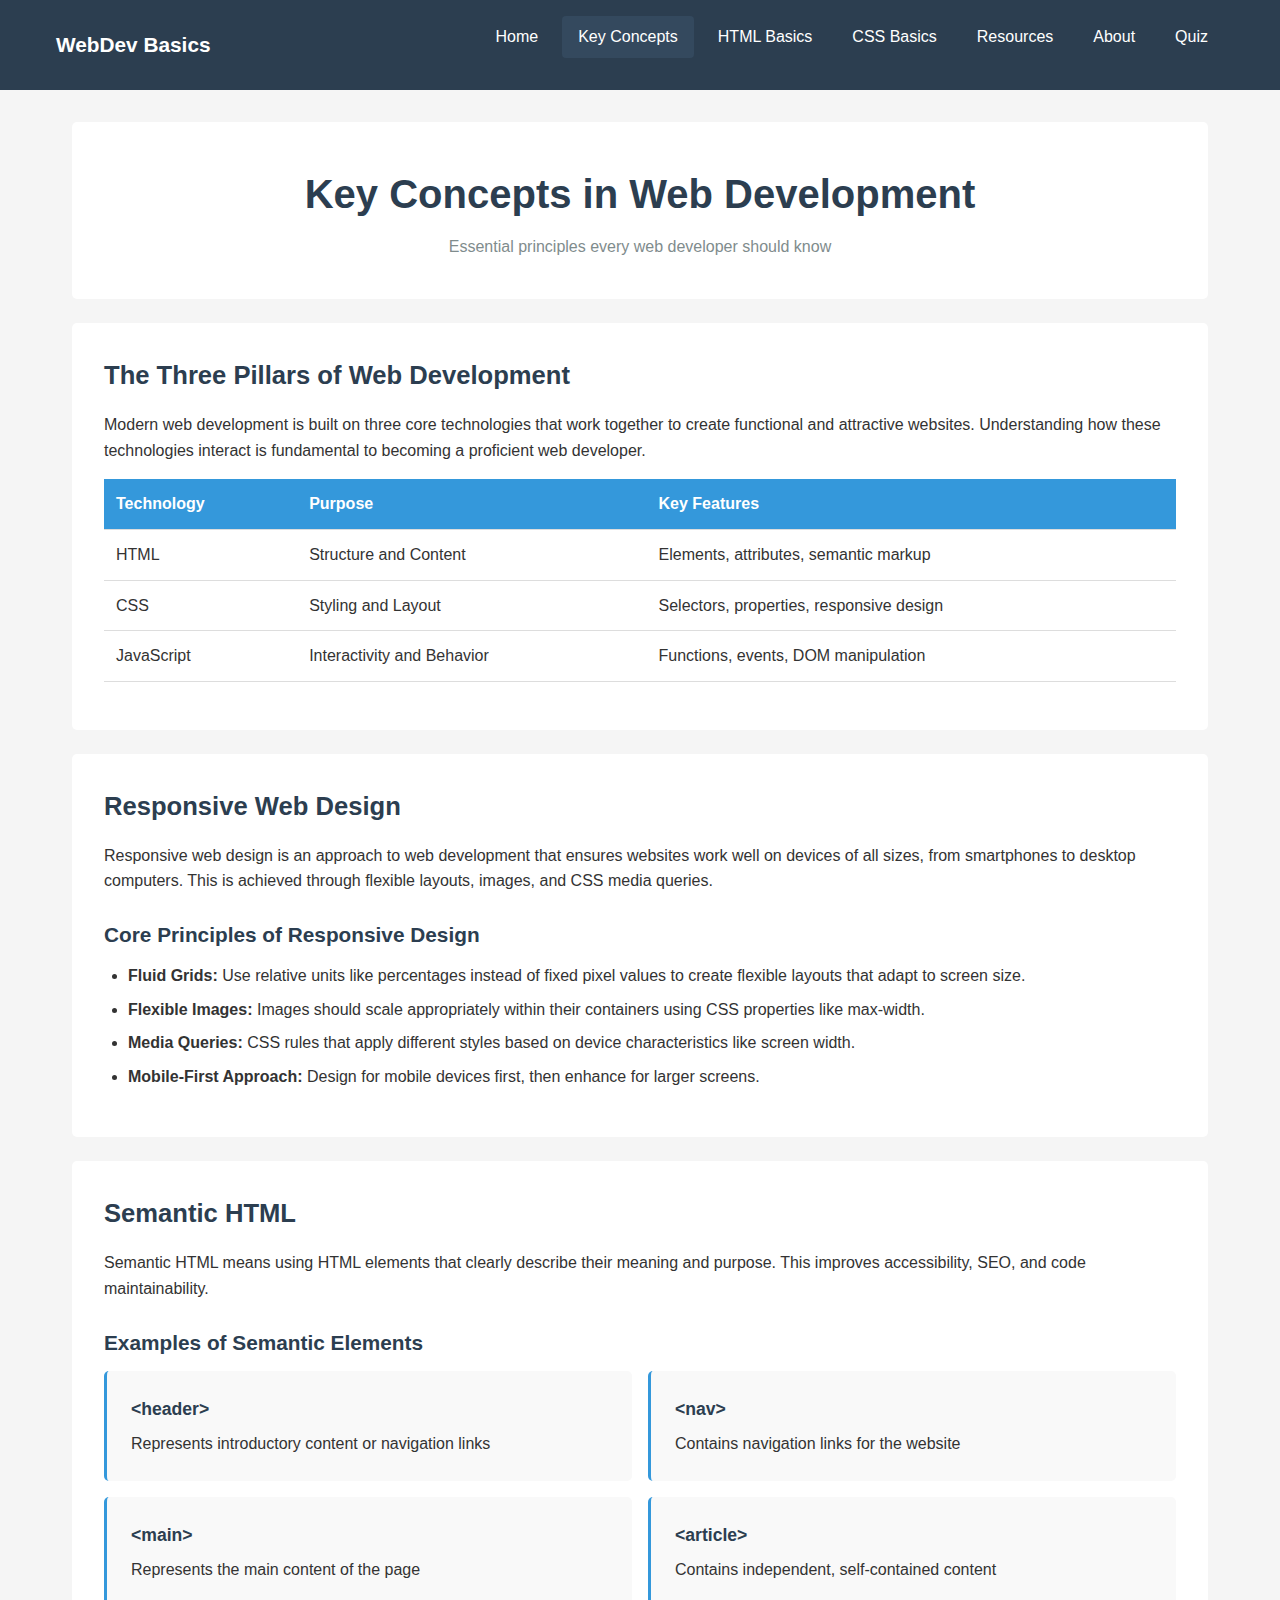
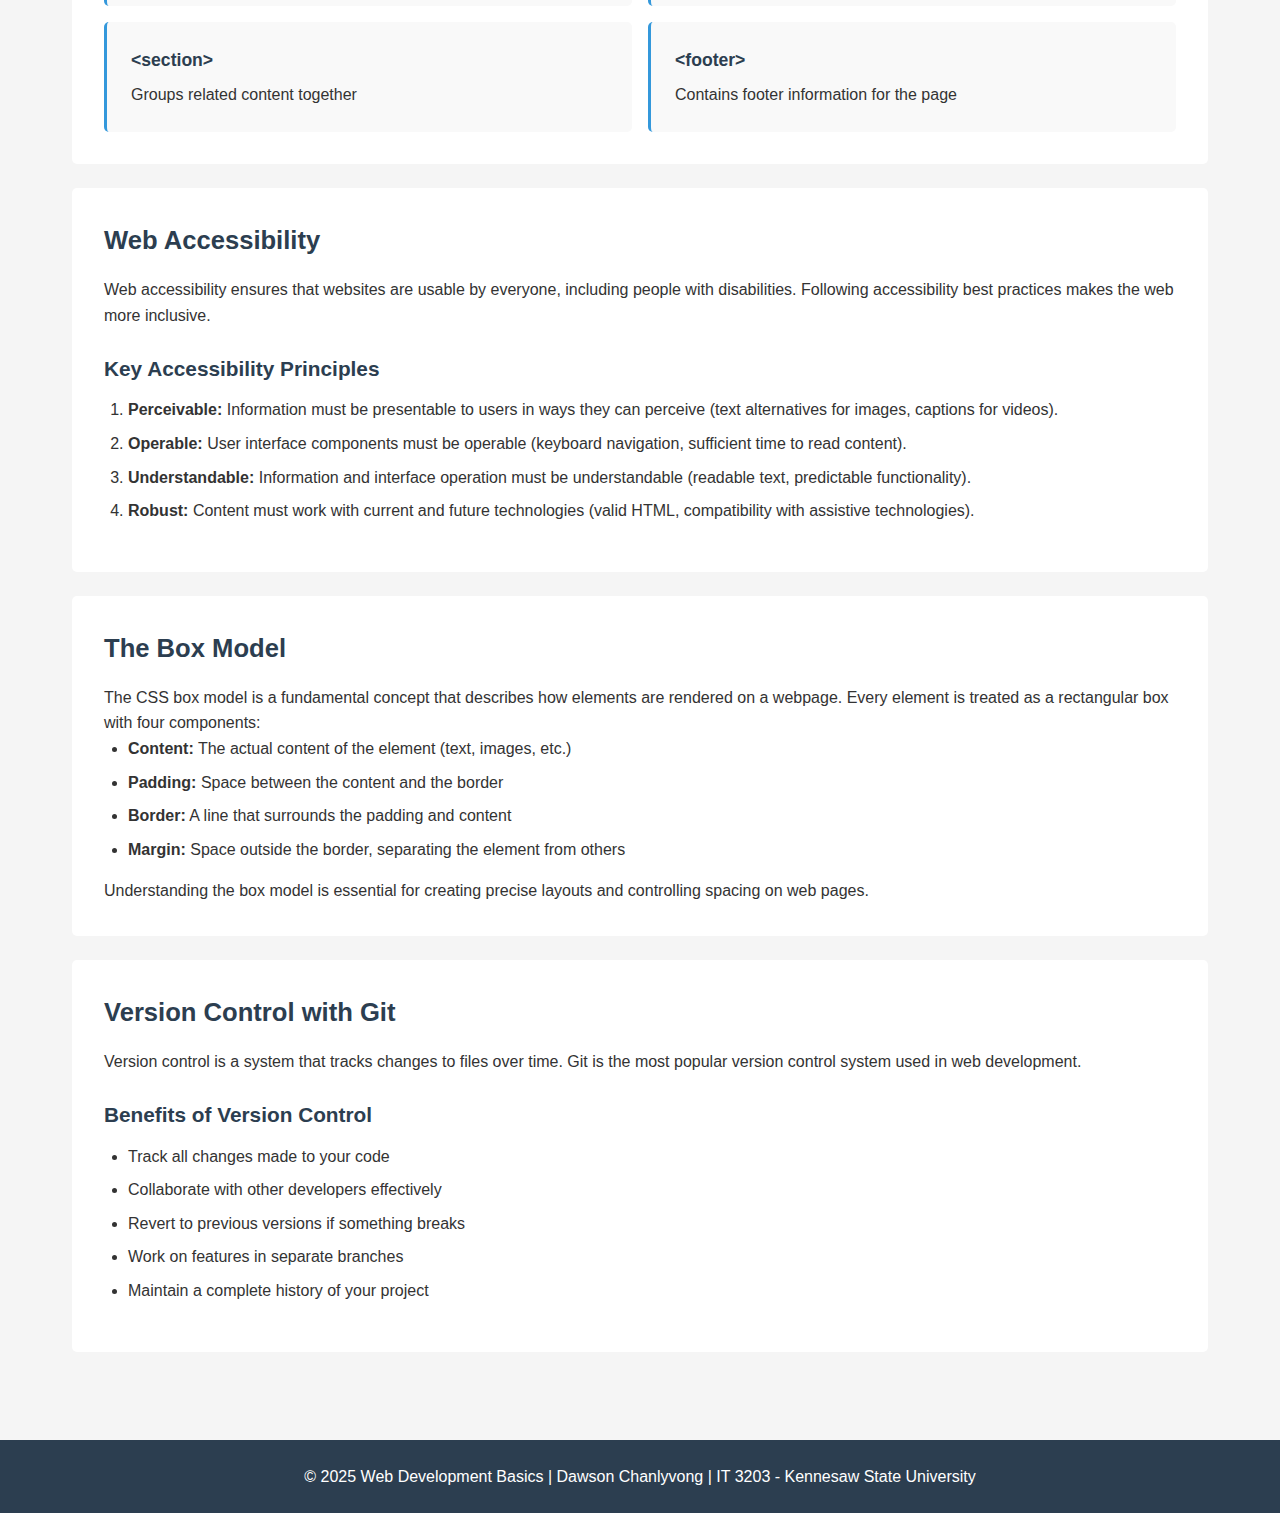
<file: keyconcepts.html>
<!DOCTYPE html>
<html lang="en">
<head>
    <meta charset="UTF-8">
    <meta name="viewport" content="width=device-width, initial-scale=1.0">
    <title>Key Concepts - Web Development</title>
    <link rel="stylesheet" href="styles.css">
</head>
<body>
    <!-- Navigation Menu -->
    <nav class="main-nav">
        <div class="nav-container">
            <div class="logo">WebDev Basics</div>
            <button class="menu-toggle" id="menuToggle">☰</button>
            <ul class="nav-menu" id="navMenu">
                <li><a href="index.html">Home</a></li>
                <li><a href="keyconcepts.html" class="active">Key Concepts</a></li>
                <li><a href="htmlbasics.html">HTML Basics</a></li>
                <li><a href="cssbasics.html">CSS Basics</a></li>
                <li><a href="resources.html">Resources</a></li>
                <li><a href="about.html">About</a></li>
                <li><a href="quiz.html">Quiz</a></li>
            </ul>
        </div>
    </nav>

    <!-- Main Content -->
    <main class="container">
        <header class="page-header">
            <h1>Key Concepts in Web Development</h1>
            <p class="subtitle">Essential principles every web developer should know</p>
        </header>

        <section>
            <h2>The Three Pillars of Web Development</h2>
            <p>Modern web development is built on three core technologies that work together to create functional and attractive websites. Understanding how these technologies interact is fundamental to becoming a proficient web developer.</p>
            
            <div class="table-container">
                <table>
                    <thead>
                        <tr>
                            <th>Technology</th>
                            <th>Purpose</th>
                            <th>Key Features</th>
                        </tr>
                    </thead>
                    <tbody>
                        <tr>
                            <td>HTML</td>
                            <td>Structure and Content</td>
                            <td>Elements, attributes, semantic markup</td>
                        </tr>
                        <tr>
                            <td>CSS</td>
                            <td>Styling and Layout</td>
                            <td>Selectors, properties, responsive design</td>
                        </tr>
                        <tr>
                            <td>JavaScript</td>
                            <td>Interactivity and Behavior</td>
                            <td>Functions, events, DOM manipulation</td>
                        </tr>
                    </tbody>
                </table>
            </div>
        </section>

        <section>
            <h2>Responsive Web Design</h2>
            <p>Responsive web design is an approach to web development that ensures websites work well on devices of all sizes, from smartphones to desktop computers. This is achieved through flexible layouts, images, and CSS media queries.</p>
            
            <h3>Core Principles of Responsive Design</h3>
            <ul>
                <li><strong>Fluid Grids:</strong> Use relative units like percentages instead of fixed pixel values to create flexible layouts that adapt to screen size.</li>
                <li><strong>Flexible Images:</strong> Images should scale appropriately within their containers using CSS properties like max-width.</li>
                <li><strong>Media Queries:</strong> CSS rules that apply different styles based on device characteristics like screen width.</li>
                <li><strong>Mobile-First Approach:</strong> Design for mobile devices first, then enhance for larger screens.</li>
            </ul>
        </section>

        <section>
            <h2>Semantic HTML</h2>
            <p>Semantic HTML means using HTML elements that clearly describe their meaning and purpose. This improves accessibility, SEO, and code maintainability.</p>
            
            <h3>Examples of Semantic Elements</h3>
            <div class="content-grid">
                <div class="feature-card">
                    <h4>&lt;header&gt;</h4>
                    <p>Represents introductory content or navigation links</p>
                </div>
                <div class="feature-card">
                    <h4>&lt;nav&gt;</h4>
                    <p>Contains navigation links for the website</p>
                </div>
                <div class="feature-card">
                    <h4>&lt;main&gt;</h4>
                    <p>Represents the main content of the page</p>
                </div>
                <div class="feature-card">
                    <h4>&lt;article&gt;</h4>
                    <p>Contains independent, self-contained content</p>
                </div>
                <div class="feature-card">
                    <h4>&lt;section&gt;</h4>
                    <p>Groups related content together</p>
                </div>
                <div class="feature-card">
                    <h4>&lt;footer&gt;</h4>
                    <p>Contains footer information for the page</p>
                </div>
            </div>
        </section>

        <section>
            <h2>Web Accessibility</h2>
            <p>Web accessibility ensures that websites are usable by everyone, including people with disabilities. Following accessibility best practices makes the web more inclusive.</p>
            
            <h3>Key Accessibility Principles</h3>
            <ol>
                <li><strong>Perceivable:</strong> Information must be presentable to users in ways they can perceive (text alternatives for images, captions for videos).</li>
                <li><strong>Operable:</strong> User interface components must be operable (keyboard navigation, sufficient time to read content).</li>
                <li><strong>Understandable:</strong> Information and interface operation must be understandable (readable text, predictable functionality).</li>
                <li><strong>Robust:</strong> Content must work with current and future technologies (valid HTML, compatibility with assistive technologies).</li>
            </ol>
        </section>

        <section>
            <h2>The Box Model</h2>
            <p>The CSS box model is a fundamental concept that describes how elements are rendered on a webpage. Every element is treated as a rectangular box with four components:</p>
            
            <ul>
                <li><strong>Content:</strong> The actual content of the element (text, images, etc.)</li>
                <li><strong>Padding:</strong> Space between the content and the border</li>
                <li><strong>Border:</strong> A line that surrounds the padding and content</li>
                <li><strong>Margin:</strong> Space outside the border, separating the element from others</li>
            </ul>
            
            <p>Understanding the box model is essential for creating precise layouts and controlling spacing on web pages.</p>
        </section>

        <section>
            <h2>Version Control with Git</h2>
            <p>Version control is a system that tracks changes to files over time. Git is the most popular version control system used in web development.</p>
            
            <h3>Benefits of Version Control</h3>
            <ul>
                <li>Track all changes made to your code</li>
                <li>Collaborate with other developers effectively</li>
                <li>Revert to previous versions if something breaks</li>
                <li>Work on features in separate branches</li>
                <li>Maintain a complete history of your project</li>
            </ul>
        </section>
    </main>

    <!-- Footer -->
    <footer class="main-footer">
        <p>&copy; 2025 Web Development Basics | Dawson Chanlyvong | IT 3203 - Kennesaw State University</p>
    </footer>

    <script src="script.js"></script>
</body>
</html>
</file>
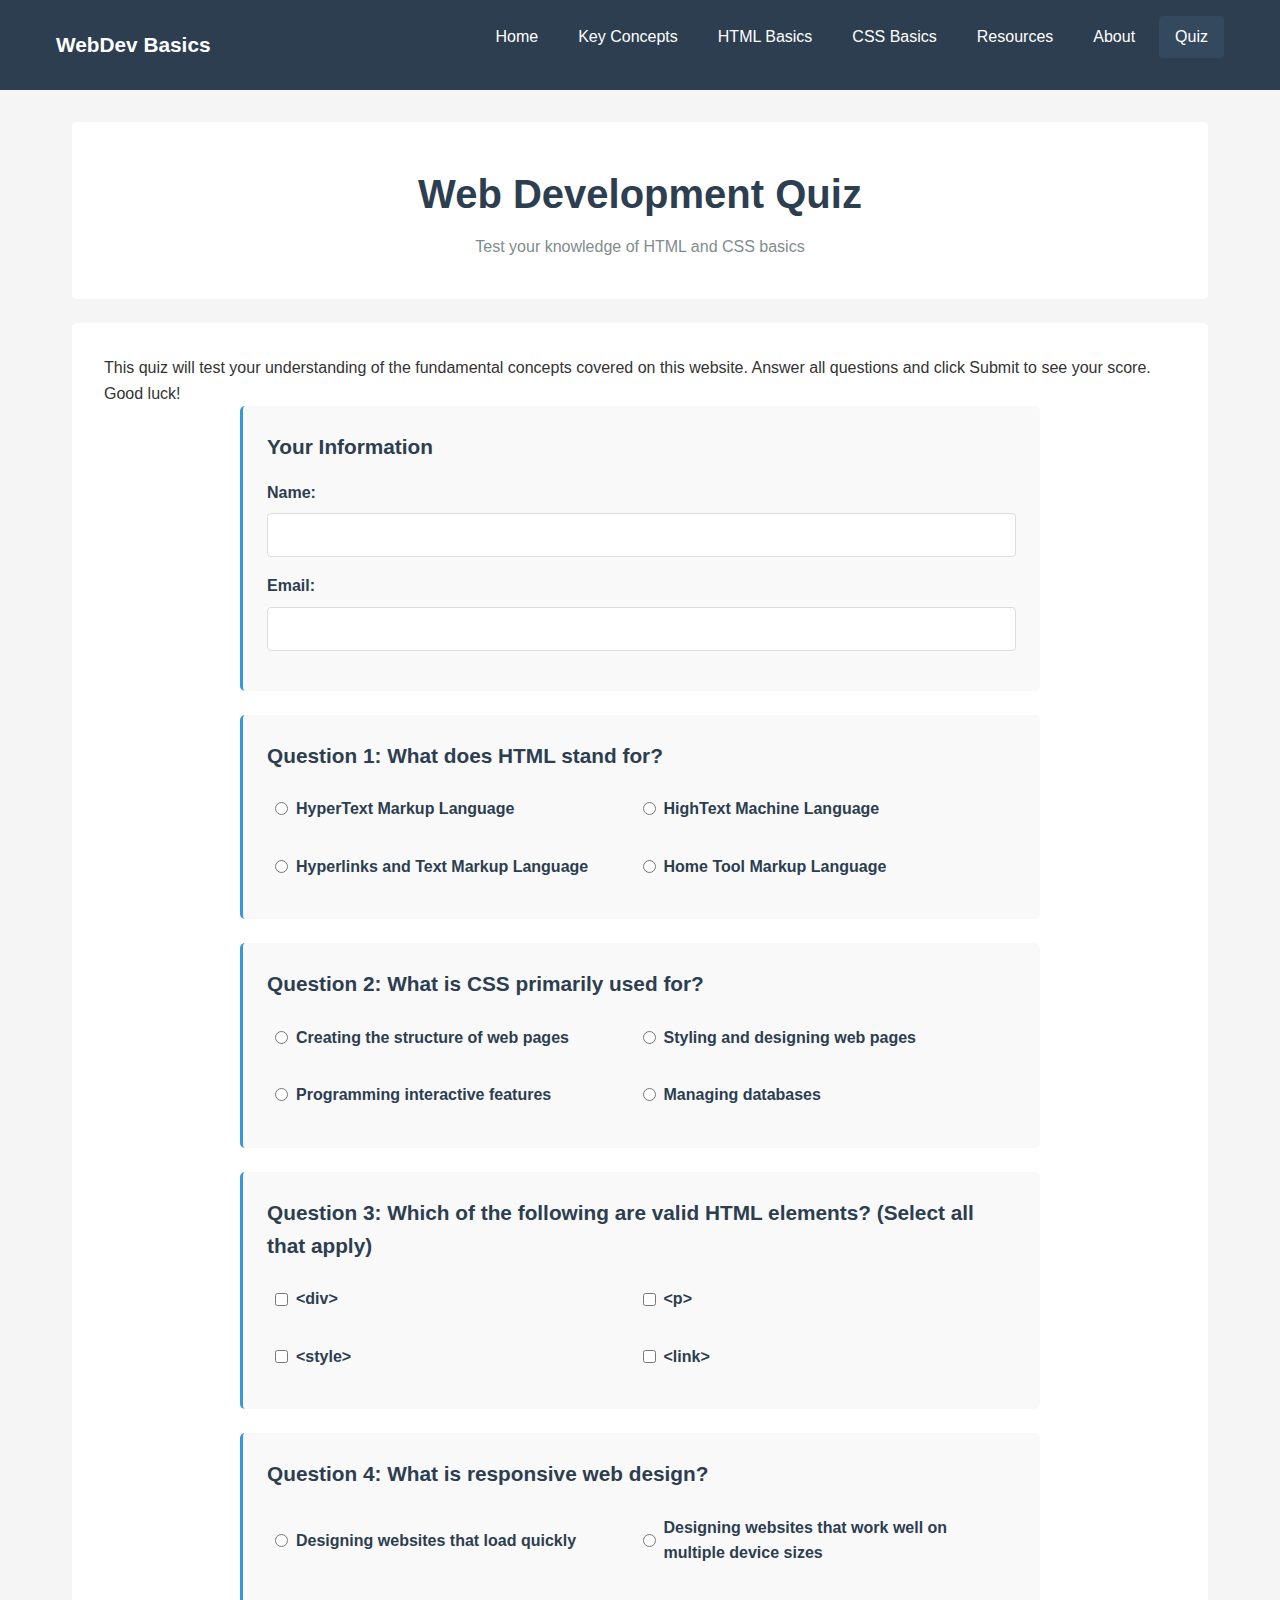
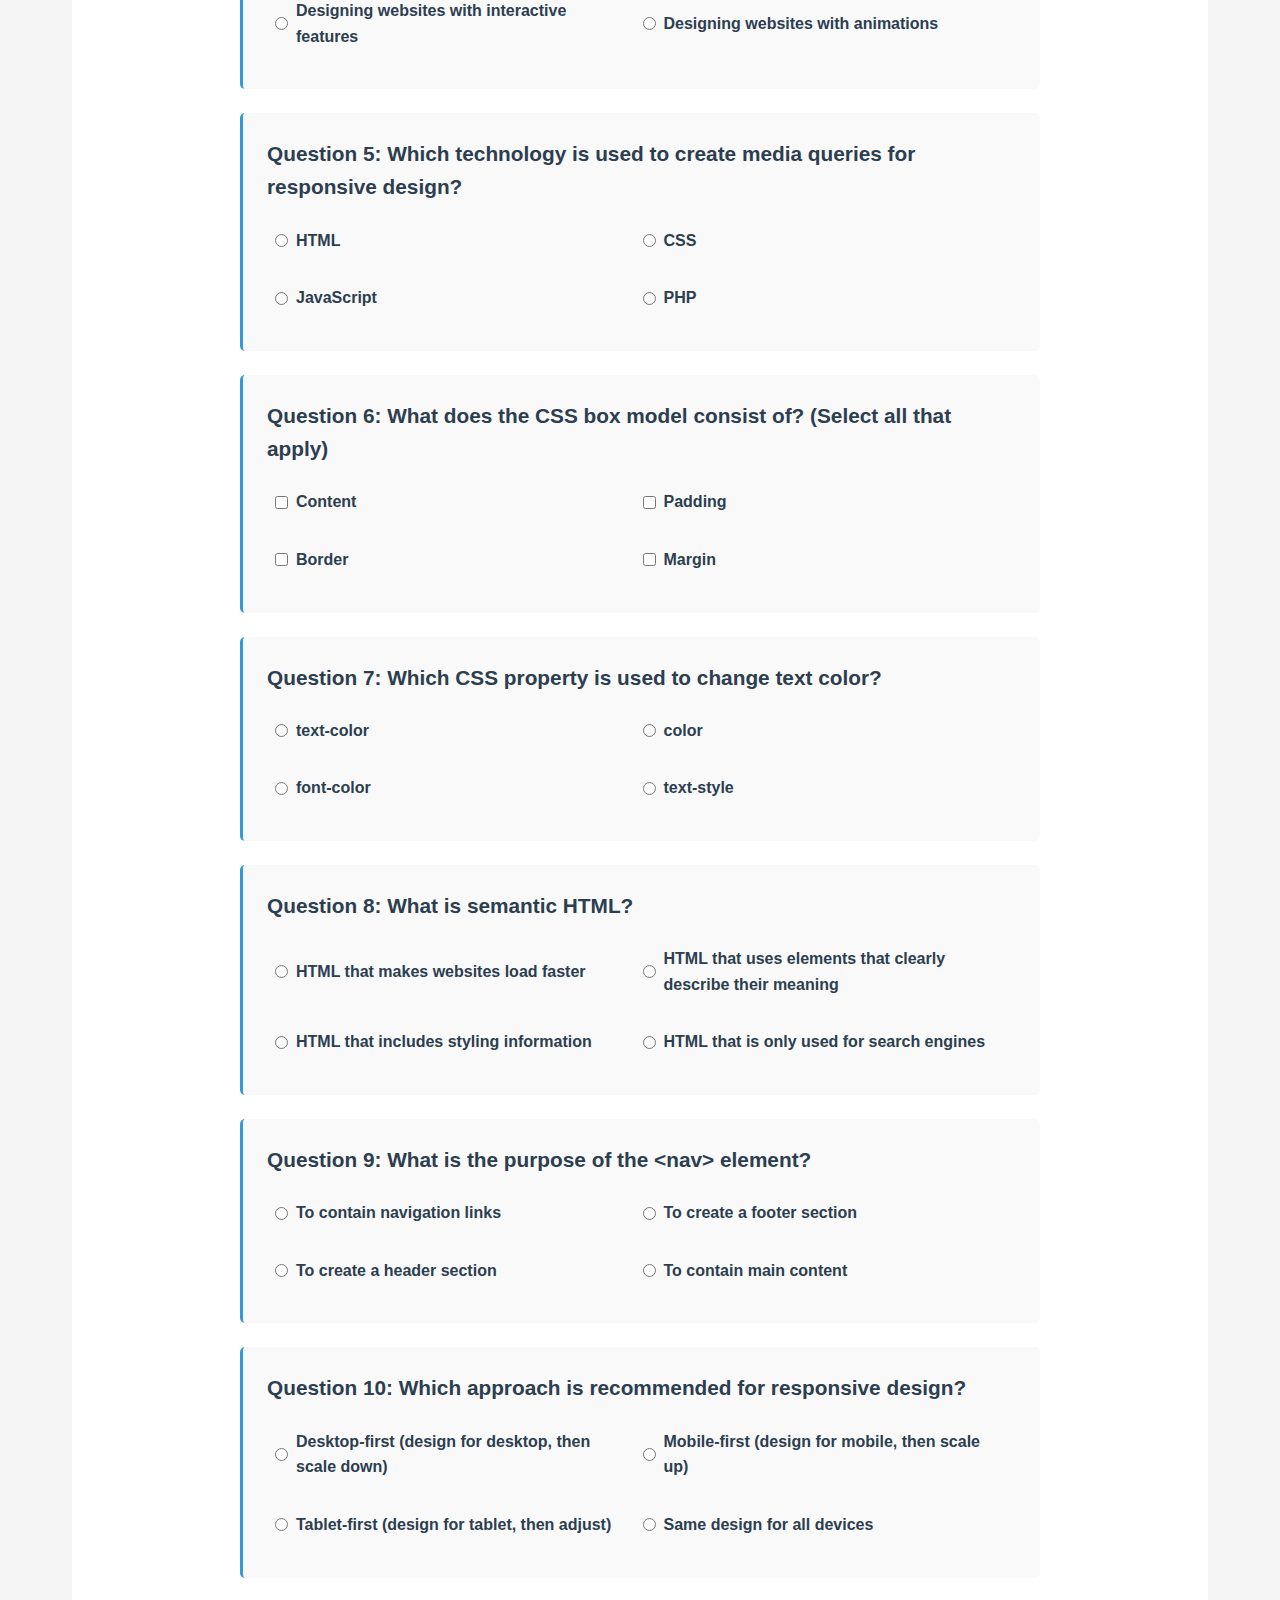
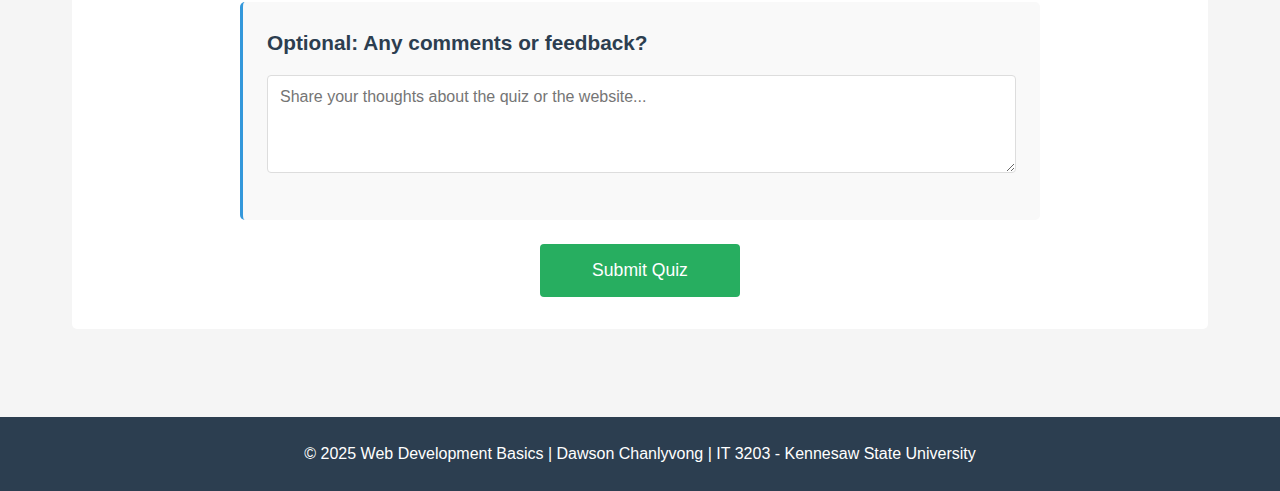
<file: quiz.html>
<!DOCTYPE html>
<html lang="en">
<head>
    <meta charset="UTF-8">
    <meta name="viewport" content="width=device-width, initial-scale=1.0">
    <title>Quiz - Web Development</title>
    <link rel="stylesheet" href="styles.css">
</head>
<body>
    <!-- Navigation Menu -->
    <nav class="main-nav">
        <div class="nav-container">
            <div class="logo">WebDev Basics</div>
            <button class="menu-toggle" id="menuToggle">☰</button>
            <ul class="nav-menu" id="navMenu">
                <li><a href="index.html">Home</a></li>
                <li><a href="keyconcepts.html">Key Concepts</a></li>
                <li><a href="htmlbasics.html">HTML Basics</a></li>
                <li><a href="cssbasics.html">CSS Basics</a></li>
                <li><a href="resources.html">Resources</a></li>
                <li><a href="about.html">About</a></li>
                <li><a href="quiz.html" class="active">Quiz</a></li>
            </ul>
        </div>
    </nav>

    <!-- Main Content -->
    <main class="container">
        <header class="page-header">
            <h1>Web Development Quiz</h1>
            <p class="subtitle">Test your knowledge of HTML and CSS basics</p>
        </header>

        <section>
            <p>This quiz will test your understanding of the fundamental concepts covered on this website. Answer all questions and click Submit to see your score. Good luck!</p>
            
            <!-- Quiz Form -->
            <form class="quiz-form" onsubmit="submitQuiz(event)">
                
                <!-- Student Information -->
                <div class="question-block">
                    <h3>Your Information</h3>
                    <label for="studentName">Name:</label>
                    <input type="text" id="studentName" name="studentName" required>
                    
                    <label for="studentEmail">Email:</label>
                    <input type="email" id="studentEmail" name="studentEmail" required>
                </div>

                <!-- Question 1 -->
                <div class="question-block">
                    <h3>Question 1: What does HTML stand for?</h3>
                    <div class="options">
                        <label class="option-label">
                            <input type="radio" name="q1" value="hypertext" required>
                            HyperText Markup Language
                        </label>
                        <label class="option-label">
                            <input type="radio" name="q1" value="hightext">
                            HighText Machine Language
                        </label>
                        <label class="option-label">
                            <input type="radio" name="q1" value="hyperlink">
                            Hyperlinks and Text Markup Language
                        </label>
                        <label class="option-label">
                            <input type="radio" name="q1" value="homepage">
                            Home Tool Markup Language
                        </label>
                    </div>
                </div>

                <!-- Question 2 -->
                <div class="question-block">
                    <h3>Question 2: What is CSS primarily used for?</h3>
                    <div class="options">
                        <label class="option-label">
                            <input type="radio" name="q2" value="structure" required>
                            Creating the structure of web pages
                        </label>
                        <label class="option-label">
                            <input type="radio" name="q2" value="styling">
                            Styling and designing web pages
                        </label>
                        <label class="option-label">
                            <input type="radio" name="q2" value="programming">
                            Programming interactive features
                        </label>
                        <label class="option-label">
                            <input type="radio" name="q2" value="database">
                            Managing databases
                        </label>
                    </div>
                </div>

                <!-- Question 3 -->
                <div class="question-block">
                    <h3>Question 3: Which of the following are valid HTML elements? (Select all that apply)</h3>
                    <div class="options">
                        <label class="option-label">
                            <input type="checkbox" name="q3" value="div">
                            &lt;div&gt;
                        </label>
                        <label class="option-label">
                            <input type="checkbox" name="q3" value="p">
                            &lt;p&gt;
                        </label>
                        <label class="option-label">
                            <input type="checkbox" name="q3" value="style">
                            &lt;style&gt;
                        </label>
                        <label class="option-label">
                            <input type="checkbox" name="q3" value="link">
                            &lt;link&gt;
                        </label>
                    </div>
                </div>

                <!-- Question 4 -->
                <div class="question-block">
                    <h3>Question 4: What is responsive web design?</h3>
                    <div class="options">
                        <label class="option-label">
                            <input type="radio" name="q4" value="fast" required>
                            Designing websites that load quickly
                        </label>
                        <label class="option-label">
                            <input type="radio" name="q4" value="multiple">
                            Designing websites that work well on multiple device sizes
                        </label>
                        <label class="option-label">
                            <input type="radio" name="q4" value="interactive">
                            Designing websites with interactive features
                        </label>
                        <label class="option-label">
                            <input type="radio" name="q4" value="animated">
                            Designing websites with animations
                        </label>
                    </div>
                </div>

                <!-- Question 5 -->
                <div class="question-block">
                    <h3>Question 5: Which technology is used to create media queries for responsive design?</h3>
                    <div class="options">
                        <label class="option-label">
                            <input type="radio" name="q5" value="html" required>
                            HTML
                        </label>
                        <label class="option-label">
                            <input type="radio" name="q5" value="css">
                            CSS
                        </label>
                        <label class="option-label">
                            <input type="radio" name="q5" value="javascript">
                            JavaScript
                        </label>
                        <label class="option-label">
                            <input type="radio" name="q5" value="php">
                            PHP
                        </label>
                    </div>
                </div>

                <!-- Question 6 -->
                <div class="question-block">
                    <h3>Question 6: What does the CSS box model consist of? (Select all that apply)</h3>
                    <div class="options">
                        <label class="option-label">
                            <input type="checkbox" name="q6" value="content">
                            Content
                        </label>
                        <label class="option-label">
                            <input type="checkbox" name="q6" value="padding">
                            Padding
                        </label>
                        <label class="option-label">
                            <input type="checkbox" name="q6" value="border">
                            Border
                        </label>
                        <label class="option-label">
                            <input type="checkbox" name="q6" value="margin">
                            Margin
                        </label>
                    </div>
                </div>

                <!-- Question 7 -->
                <div class="question-block">
                    <h3>Question 7: Which CSS property is used to change text color?</h3>
                    <div class="options">
                        <label class="option-label">
                            <input type="radio" name="q7" value="text-color" required>
                            text-color
                        </label>
                        <label class="option-label">
                            <input type="radio" name="q7" value="color">
                            color
                        </label>
                        <label class="option-label">
                            <input type="radio" name="q7" value="font-color">
                            font-color
                        </label>
                        <label class="option-label">
                            <input type="radio" name="q7" value="text-style">
                            text-style
                        </label>
                    </div>
                </div>

                <!-- Question 8 -->
                <div class="question-block">
                    <h3>Question 8: What is semantic HTML?</h3>
                    <div class="options">
                        <label class="option-label">
                            <input type="radio" name="q8" value="faster" required>
                            HTML that makes websites load faster
                        </label>
                        <label class="option-label">
                            <input type="radio" name="q8" value="meaning">
                            HTML that uses elements that clearly describe their meaning
                        </label>
                        <label class="option-label">
                            <input type="radio" name="q8" value="styled">
                            HTML that includes styling information
                        </label>
                        <label class="option-label">
                            <input type="radio" name="q8" value="search">
                            HTML that is only used for search engines
                        </label>
                    </div>
                </div>

                <!-- Question 9 -->
                <div class="question-block">
                    <h3>Question 9: What is the purpose of the &lt;nav&gt; element?</h3>
                    <div class="options">
                        <label class="option-label">
                            <input type="radio" name="q9" value="navigation" required>
                            To contain navigation links
                        </label>
                        <label class="option-label">
                            <input type="radio" name="q9" value="footer">
                            To create a footer section
                        </label>
                        <label class="option-label">
                            <input type="radio" name="q9" value="header">
                            To create a header section
                        </label>
                        <label class="option-label">
                            <input type="radio" name="q9" value="content">
                            To contain main content
                        </label>
                    </div>
                </div>

                <!-- Question 10 -->
                <div class="question-block">
                    <h3>Question 10: Which approach is recommended for responsive design?</h3>
                    <div class="options">
                        <label class="option-label">
                            <input type="radio" name="q10" value="desktop" required>
                            Desktop-first (design for desktop, then scale down)
                        </label>
                        <label class="option-label">
                            <input type="radio" name="q10" value="mobile">
                            Mobile-first (design for mobile, then scale up)
                        </label>
                        <label class="option-label">
                            <input type="radio" name="q10" value="tablet">
                            Tablet-first (design for tablet, then adjust)
                        </label>
                        <label class="option-label">
                            <input type="radio" name="q10" value="same">
                            Same design for all devices
                        </label>
                    </div>
                </div>

                <!-- Feedback Section -->
                <div class="question-block">
                    <h3>Optional: Any comments or feedback?</h3>
                    <textarea name="feedback" rows="4" placeholder="Share your thoughts about the quiz or the website..."></textarea>
                </div>

                <!-- Submit Button -->
                <div style="text-align: center;">
                    <button type="submit" class="submit-btn">Submit Quiz</button>
                </div>
            </form>
        </section>
    </main>

    <!-- Footer -->
    <footer class="main-footer">
        <p>&copy; 2025 Web Development Basics | Dawson Chanlyvong | IT 3203 - Kennesaw State University</p>
    </footer>

    <script src="script.js"></script>
</body>
</html>
</file>
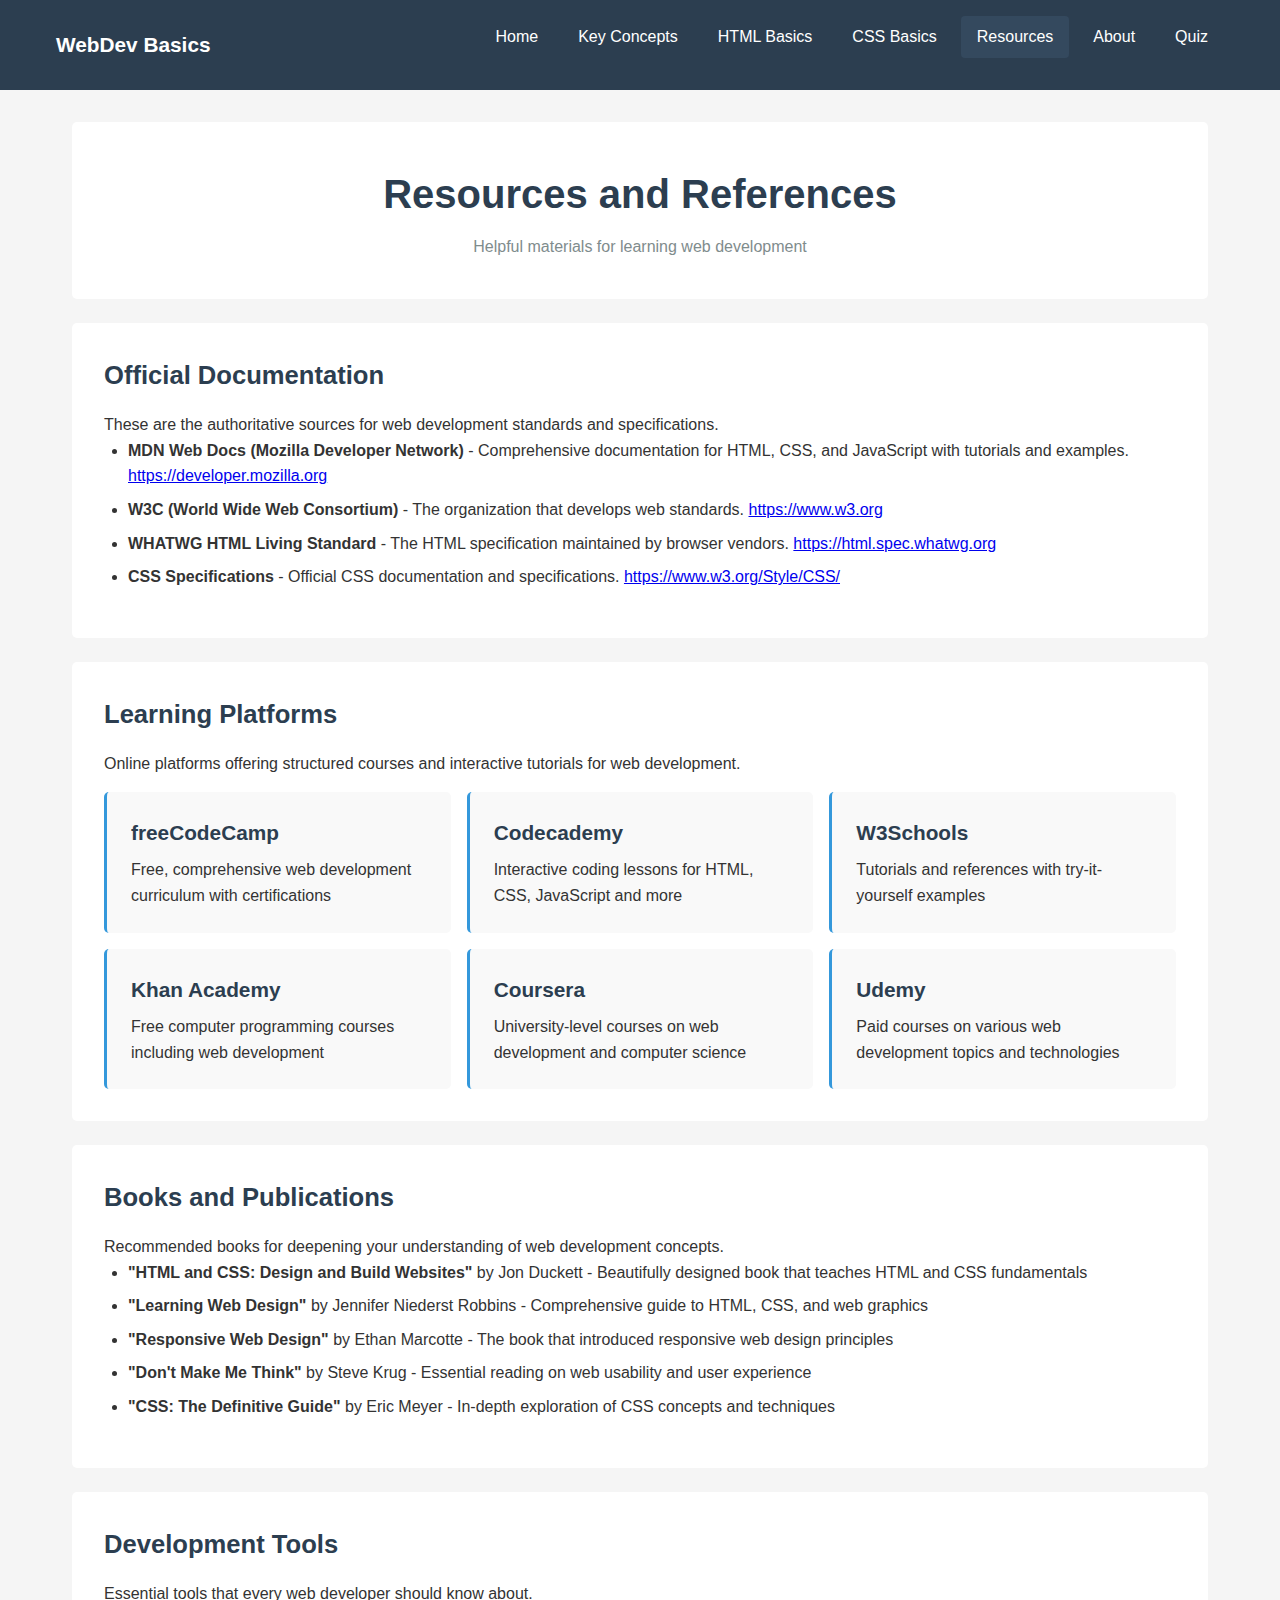
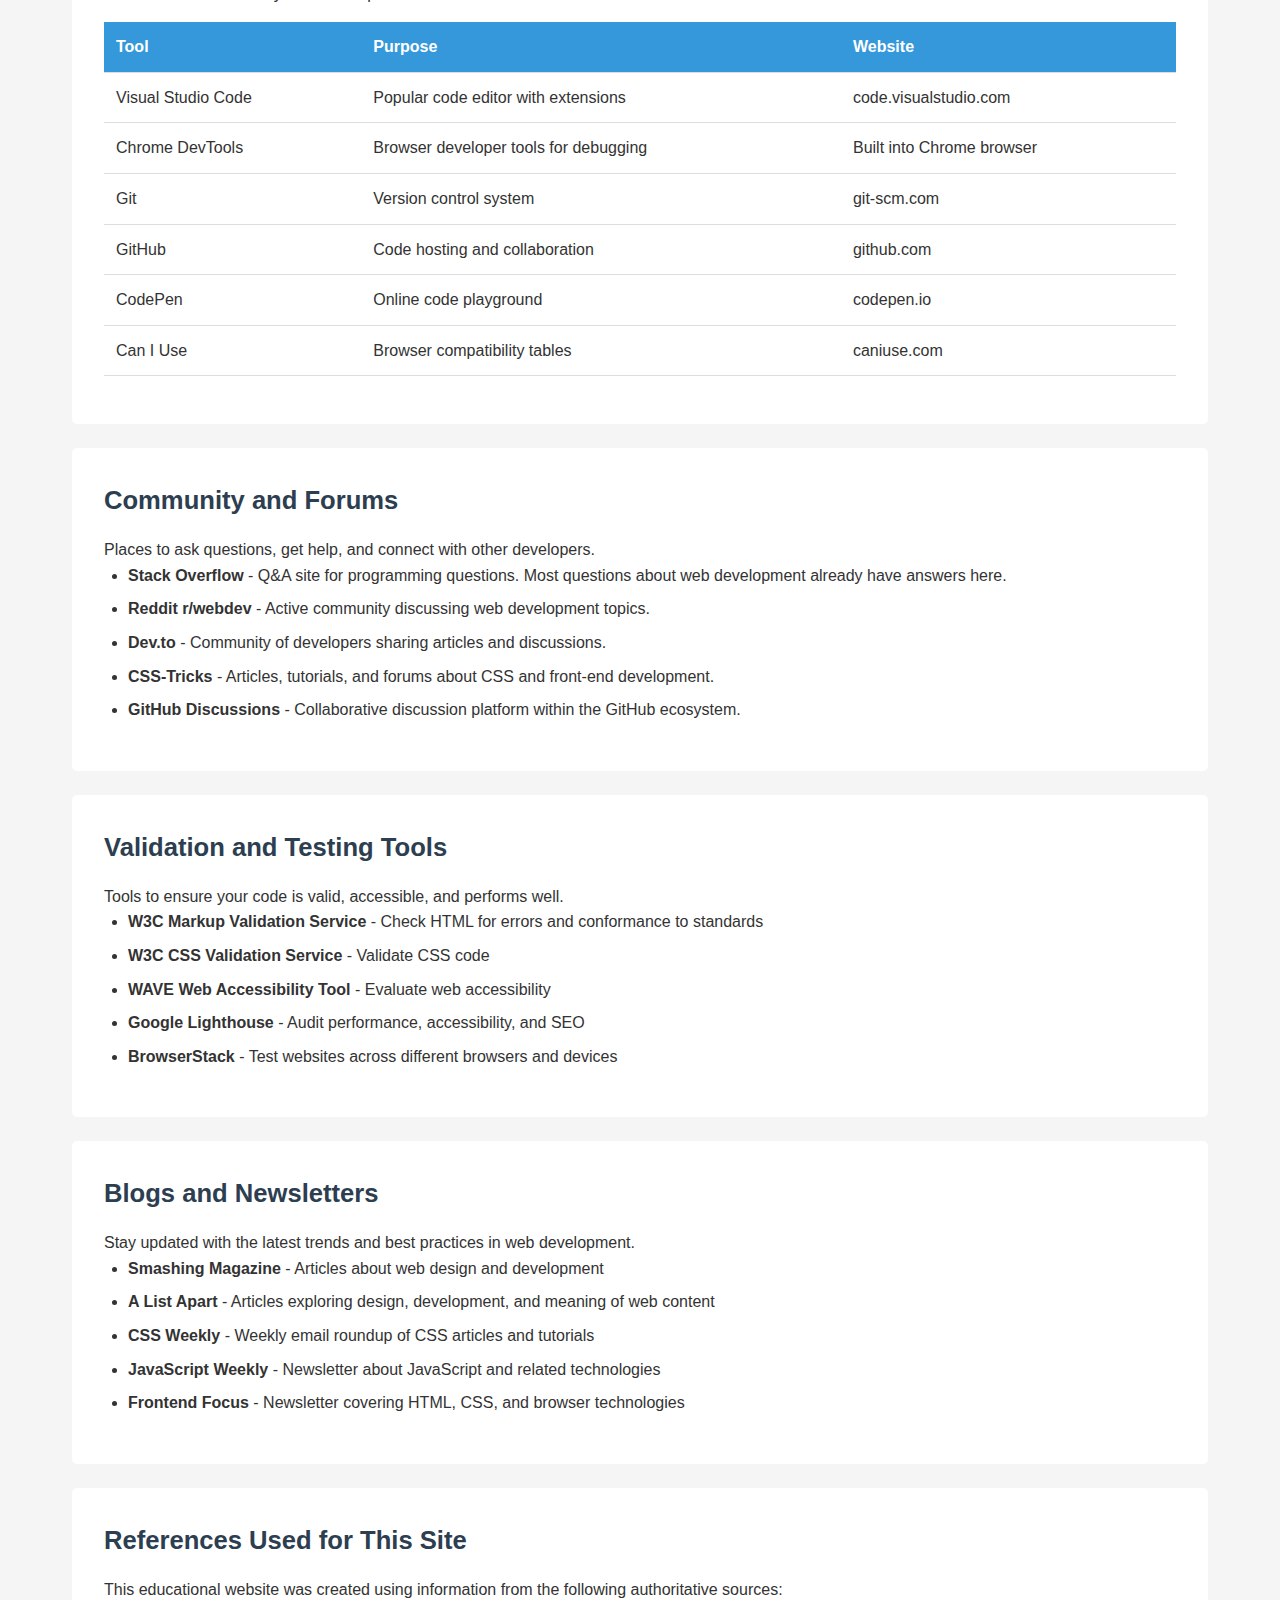
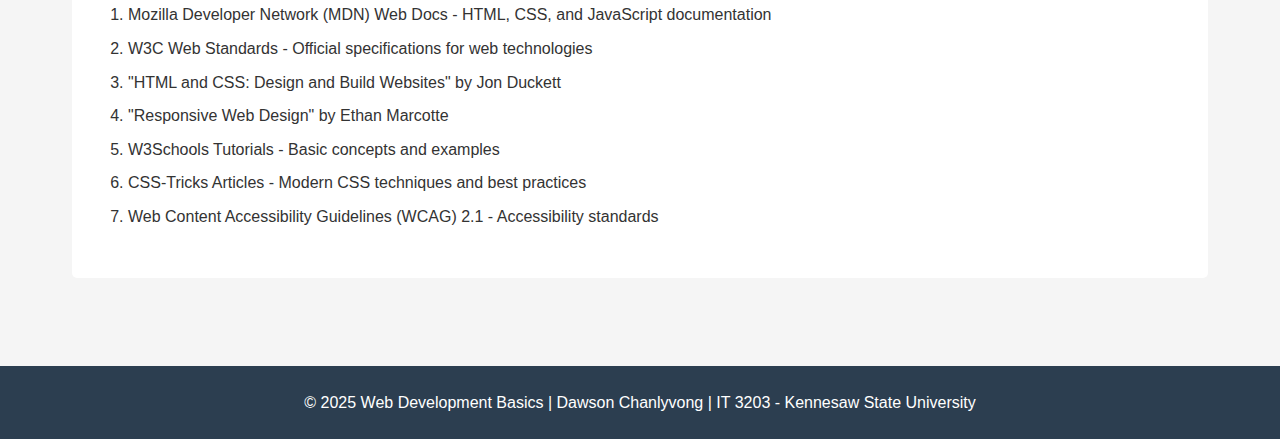
<file: resources.html>
<!DOCTYPE html>
<html lang="en">
<head>
    <meta charset="UTF-8">
    <meta name="viewport" content="width=device-width, initial-scale=1.0">
    <title>Resources - Web Development</title>
    <link rel="stylesheet" href="styles.css">
</head>
<body>
    <!-- Navigation Menu -->
    <nav class="main-nav">
        <div class="nav-container">
            <div class="logo">WebDev Basics</div>
            <button class="menu-toggle" id="menuToggle">☰</button>
            <ul class="nav-menu" id="navMenu">
                <li><a href="index.html">Home</a></li>
                <li><a href="keyconcepts.html">Key Concepts</a></li>
                <li><a href="htmlbasics.html">HTML Basics</a></li>
                <li><a href="cssbasics.html">CSS Basics</a></li>
                <li><a href="resources.html" class="active">Resources</a></li>
                <li><a href="about.html">About</a></li>
                <li><a href="quiz.html">Quiz</a></li>
            </ul>
        </div>
    </nav>

    <!-- Main Content -->
    <main class="container">
        <header class="page-header">
            <h1>Resources and References</h1>
            <p class="subtitle">Helpful materials for learning web development</p>
        </header>

        <section>
            <h2>Official Documentation</h2>
            <p>These are the authoritative sources for web development standards and specifications.</p>
            
            <ul>
                <li><strong>MDN Web Docs (Mozilla Developer Network)</strong> - Comprehensive documentation for HTML, CSS, and JavaScript with tutorials and examples. <a href="https://developer.mozilla.org" target="_blank">https://developer.mozilla.org</a></li>
                <li><strong>W3C (World Wide Web Consortium)</strong> - The organization that develops web standards. <a href="https://www.w3.org" target="_blank">https://www.w3.org</a></li>
                <li><strong>WHATWG HTML Living Standard</strong> - The HTML specification maintained by browser vendors. <a href="https://html.spec.whatwg.org" target="_blank">https://html.spec.whatwg.org</a></li>
                <li><strong>CSS Specifications</strong> - Official CSS documentation and specifications. <a href="https://www.w3.org/Style/CSS/" target="_blank">https://www.w3.org/Style/CSS/</a></li>
            </ul>
        </section>

        <section>
            <h2>Learning Platforms</h2>
            <p>Online platforms offering structured courses and interactive tutorials for web development.</p>
            
            <div class="feature-grid">
                <div class="feature-card">
                    <h3>freeCodeCamp</h3>
                    <p>Free, comprehensive web development curriculum with certifications</p>
                </div>
                <div class="feature-card">
                    <h3>Codecademy</h3>
                    <p>Interactive coding lessons for HTML, CSS, JavaScript and more</p>
                </div>
                <div class="feature-card">
                    <h3>W3Schools</h3>
                    <p>Tutorials and references with try-it-yourself examples</p>
                </div>
                <div class="feature-card">
                    <h3>Khan Academy</h3>
                    <p>Free computer programming courses including web development</p>
                </div>
                <div class="feature-card">
                    <h3>Coursera</h3>
                    <p>University-level courses on web development and computer science</p>
                </div>
                <div class="feature-card">
                    <h3>Udemy</h3>
                    <p>Paid courses on various web development topics and technologies</p>
                </div>
            </div>
        </section>

        <section>
            <h2>Books and Publications</h2>
            <p>Recommended books for deepening your understanding of web development concepts.</p>
            
            <ul>
                <li><strong>"HTML and CSS: Design and Build Websites"</strong> by Jon Duckett - Beautifully designed book that teaches HTML and CSS fundamentals</li>
                <li><strong>"Learning Web Design"</strong> by Jennifer Niederst Robbins - Comprehensive guide to HTML, CSS, and web graphics</li>
                <li><strong>"Responsive Web Design"</strong> by Ethan Marcotte - The book that introduced responsive web design principles</li>
                <li><strong>"Don't Make Me Think"</strong> by Steve Krug - Essential reading on web usability and user experience</li>
                <li><strong>"CSS: The Definitive Guide"</strong> by Eric Meyer - In-depth exploration of CSS concepts and techniques</li>
            </ul>
        </section>

        <section>
            <h2>Development Tools</h2>
            <p>Essential tools that every web developer should know about.</p>
            
            <div class="table-container">
                <table>
                    <thead>
                        <tr>
                            <th>Tool</th>
                            <th>Purpose</th>
                            <th>Website</th>
                        </tr>
                    </thead>
                    <tbody>
                        <tr>
                            <td>Visual Studio Code</td>
                            <td>Popular code editor with extensions</td>
                            <td>code.visualstudio.com</td>
                        </tr>
                        <tr>
                            <td>Chrome DevTools</td>
                            <td>Browser developer tools for debugging</td>
                            <td>Built into Chrome browser</td>
                        </tr>
                        <tr>
                            <td>Git</td>
                            <td>Version control system</td>
                            <td>git-scm.com</td>
                        </tr>
                        <tr>
                            <td>GitHub</td>
                            <td>Code hosting and collaboration</td>
                            <td>github.com</td>
                        </tr>
                        <tr>
                            <td>CodePen</td>
                            <td>Online code playground</td>
                            <td>codepen.io</td>
                        </tr>
                        <tr>
                            <td>Can I Use</td>
                            <td>Browser compatibility tables</td>
                            <td>caniuse.com</td>
                        </tr>
                    </tbody>
                </table>
            </div>
        </section>

        <section>
            <h2>Community and Forums</h2>
            <p>Places to ask questions, get help, and connect with other developers.</p>
            
            <ul>
                <li><strong>Stack Overflow</strong> - Q&A site for programming questions. Most questions about web development already have answers here.</li>
                <li><strong>Reddit r/webdev</strong> - Active community discussing web development topics.</li>
                <li><strong>Dev.to</strong> - Community of developers sharing articles and discussions.</li>
                <li><strong>CSS-Tricks</strong> - Articles, tutorials, and forums about CSS and front-end development.</li>
                <li><strong>GitHub Discussions</strong> - Collaborative discussion platform within the GitHub ecosystem.</li>
            </ul>
        </section>

        <section>
            <h2>Validation and Testing Tools</h2>
            <p>Tools to ensure your code is valid, accessible, and performs well.</p>
            
            <ul>
                <li><strong>W3C Markup Validation Service</strong> - Check HTML for errors and conformance to standards</li>
                <li><strong>W3C CSS Validation Service</strong> - Validate CSS code</li>
                <li><strong>WAVE Web Accessibility Tool</strong> - Evaluate web accessibility</li>
                <li><strong>Google Lighthouse</strong> - Audit performance, accessibility, and SEO</li>
                <li><strong>BrowserStack</strong> - Test websites across different browsers and devices</li>
            </ul>
        </section>

        <section>
            <h2>Blogs and Newsletters</h2>
            <p>Stay updated with the latest trends and best practices in web development.</p>
            
            <ul>
                <li><strong>Smashing Magazine</strong> - Articles about web design and development</li>
                <li><strong>A List Apart</strong> - Articles exploring design, development, and meaning of web content</li>
                <li><strong>CSS Weekly</strong> - Weekly email roundup of CSS articles and tutorials</li>
                <li><strong>JavaScript Weekly</strong> - Newsletter about JavaScript and related technologies</li>
                <li><strong>Frontend Focus</strong> - Newsletter covering HTML, CSS, and browser technologies</li>
            </ul>
        </section>

        <section>
            <h2>References Used for This Site</h2>
            <p>This educational website was created using information from the following authoritative sources:</p>
            
            <ol>
                <li>Mozilla Developer Network (MDN) Web Docs - HTML, CSS, and JavaScript documentation</li>
                <li>W3C Web Standards - Official specifications for web technologies</li>
                <li>"HTML and CSS: Design and Build Websites" by Jon Duckett</li>
                <li>"Responsive Web Design" by Ethan Marcotte</li>
                <li>W3Schools Tutorials - Basic concepts and examples</li>
                <li>CSS-Tricks Articles - Modern CSS techniques and best practices</li>
                <li>Web Content Accessibility Guidelines (WCAG) 2.1 - Accessibility standards</li>
            </ol>
        </section>
    </main>

    <!-- Footer -->
    <footer class="main-footer">
        <p>&copy; 2025 Web Development Basics | Dawson Chanlyvong | IT 3203 - Kennesaw State University</p>
    </footer>

    <script src="script.js"></script>
</body>
</html>
</file>
<file: styles.css>
/* ===================================
   IT 3203 - Responsive Web Design
   Student: Dawson Chanlyvong
   Simplified CSS
   =================================== */

/* === BASE STYLES === */
* {
    margin: 0;
    padding: 0;
    box-sizing: border-box;
}

body {
    font-family: Arial, sans-serif;
    line-height: 1.6;
    color: #333;
    background-color: #f5f5f5;
}

/* === NAVIGATION MENU === */
.main-nav {
    background-color: #2c3e50;
    padding: 1rem 0;
    position: sticky;
    top: 0;
    z-index: 1000;
}

.nav-container {
    max-width: 1200px;
    margin: 0 auto;
    padding: 0 1rem;
    display: flex;
    justify-content: space-between;
    align-items: center;
    flex-wrap: wrap;
}

.logo {
    color: #fff;
    font-size: 1.3rem;
    font-weight: bold;
}

/* Mobile menu toggle button */
.menu-toggle {
    display: block;
    background: none;
    border: none;
    color: #fff;
    font-size: 1.5rem;
    cursor: pointer;
    padding: 0.5rem;
}

/* Navigation menu */
.nav-menu {
    list-style: none;
    width: 100%;
    display: none;
    flex-direction: column;
    margin-top: 1rem;
}

.nav-menu.active {
    display: flex;
}

.nav-menu li {
    margin: 0;
}

.nav-menu a {
    display: block;
    color: #fff;
    text-decoration: none;
    padding: 0.75rem 1rem;
    transition: background-color 0.3s;
}

.nav-menu a:hover,
.nav-menu a.active {
    background-color: #34495e;
}

/* === CONTAINER === */
.container {
    max-width: 1200px;
    margin: 0 auto;
    padding: 1rem;
}

/* === PAGE HEADER === */
.page-header {
    text-align: center;
    padding: 2rem 1rem;
    background-color: #fff;
    margin-bottom: 1.5rem;
    border-radius: 5px;
}

.page-header h1 {
    color: #2c3e50;
    font-size: 2rem;
    margin-bottom: 0.5rem;
}

.subtitle {
    color: #7f8c8d;
    font-size: 1rem;
}

/* === SECTIONS === */
section {
    background-color: #fff;
    padding: 1.5rem;
    margin-bottom: 1.5rem;
    border-radius: 5px;
}

section h2 {
    color: #2c3e50;
    margin-bottom: 1rem;
    font-size: 1.6rem;
}

section h3 {
    color: #2c3e50;
    margin-top: 1.5rem;
    margin-bottom: 0.75rem;
    font-size: 1.3rem;
}

section h4 {
    color: #2c3e50;
    margin-bottom: 0.5rem;
    font-size: 1.1rem;
}

/* === FEATURE GRID === */
.feature-grid {
    display: grid;
    grid-template-columns: 1fr;
    gap: 1rem;
    margin-top: 1rem;
}

.feature-card {
    background-color: #f9f9f9;
    padding: 1.5rem;
    border-radius: 5px;
    border-left: 3px solid #3498db;
}

.feature-card h3 {
    color: #2c3e50;
    margin-bottom: 0.5rem;
    margin-top: 0;
    font-size: 1.3rem;
}

.feature-card h4 {
    color: #2c3e50;
    margin-bottom: 0.5rem;
    font-size: 1.1rem;
}

/* === BUTTONS === */
.btn {
    display: inline-block;
    background-color: #3498db;
    color: #fff;
    padding: 0.6rem 1.2rem;
    text-decoration: none;
    border-radius: 4px;
    margin-top: 0.5rem;
    transition: background-color 0.3s;
}

.btn:hover {
    background-color: #2980b9;
}

/* === CTA SECTION === */
.cta-section {
    text-align: center;
    background-color: #3498db;
    color: #fff;
}

.cta-section h2 {
    color: #fff;
}

.cta-section .btn {
    background-color: #fff;
    color: #3498db;
}

.cta-section .btn:hover {
    background-color: #ecf0f1;
}

/* === TABLES === */
.table-container {
    overflow-x: auto;
    margin: 1rem 0;
}

table {
    width: 100%;
    border-collapse: collapse;
    background-color: #fff;
    min-width: 500px;
}

th, td {
    padding: 0.75rem;
    text-align: left;
    border-bottom: 1px solid #ddd;
}

th {
    background-color: #3498db;
    color: #fff;
    font-weight: bold;
}

tr:hover {
    background-color: #f5f5f5;
}

/* === LISTS === */
ul, ol {
    margin-left: 1.5rem;
    margin-bottom: 1rem;
}

li {
    margin-bottom: 0.5rem;
}

/* === QUIZ FORM === */
.quiz-form {
    max-width: 800px;
    margin: 0 auto;
}

.question-block {
    background-color: #f9f9f9;
    padding: 1.5rem;
    margin-bottom: 1.5rem;
    border-radius: 5px;
    border-left: 3px solid #3498db;
}

.question-block h3 {
    color: #2c3e50;
    margin-bottom: 1rem;
    margin-top: 0;
}

/* Form options */
.options {
    display: flex;
    flex-direction: column;
    gap: 0.5rem;
}

.option-label {
    display: flex;
    align-items: center;
    padding: 0.5rem;
    cursor: pointer;
    transition: background-color 0.2s;
}

.option-label:hover {
    background-color: #e8e8e8;
    border-radius: 4px;
}

.option-label input {
    margin-right: 0.5rem;
}

/* Form inputs */
input[type="text"],
input[type="email"],
textarea,
select {
    width: 100%;
    padding: 0.75rem;
    margin-bottom: 1rem;
    border: 1px solid #ddd;
    border-radius: 4px;
    font-size: 1rem;
}

textarea {
    resize: vertical;
    font-family: Arial, sans-serif;
}

label {
    display: block;
    margin-bottom: 0.5rem;
    font-weight: bold;
    color: #2c3e50;
}

.submit-btn {
    background-color: #27ae60;
    color: #fff;
    padding: 1rem 2rem;
    border: none;
    border-radius: 4px;
    font-size: 1.1rem;
    cursor: pointer;
    width: 100%;
    transition: background-color 0.3s;
}

.submit-btn:hover {
    background-color: #229954;
}

/* === FOOTER === */
.main-footer {
    background-color: #2c3e50;
    color: #fff;
    text-align: center;
    padding: 1.5rem;
    margin-top: 2rem;
}

/* === CONTENT GRID === */
.content-grid {
    display: grid;
    grid-template-columns: 1fr;
    gap: 1rem;
}

/* ========================================
   MEDIA QUERY 1: Tablets (768px and up)
   ======================================== */
@media (min-width: 768px) {
    /* Navigation - horizontal layout */
    .menu-toggle {
        display: none;
    }
    
    .nav-menu {
        display: flex !important;
        flex-direction: row;
        width: auto;
        margin-top: 0;
    }
    
    .nav-menu li {
        margin-left: 0.5rem;
    }
    
    .nav-menu a {
        padding: 0.5rem 1rem;
        border-radius: 4px;
    }
    
    /* Feature grid - 2 columns */
    .feature-grid {
        grid-template-columns: repeat(2, 1fr);
    }
    
    /* Content grid - 2 columns */
    .content-grid {
        grid-template-columns: repeat(2, 1fr);
    }
    
    /* Page header */
    .page-header h1 {
        font-size: 2.3rem;
    }
    
    /* Quiz form - radio buttons in rows */
    .options {
        flex-direction: row;
        flex-wrap: wrap;
    }
    
    .option-label {
        flex: 0 0 48%;
    }
    
    /* Submit button - not full width */
    .submit-btn {
        width: auto;
        min-width: 200px;
    }
}

/* =========================================
   MEDIA QUERY 2: Desktop (1024px and up)
   ========================================= */
@media (min-width: 1024px) {
    /* Container padding */
    .container {
        padding: 2rem;
    }
    
    /* Feature grid - 3 columns */
    .feature-grid {
        grid-template-columns: repeat(3, 1fr);
    }
    
    /* Page header */
    .page-header {
        padding: 2.5rem 2rem;
    }
    
    .page-header h1 {
        font-size: 2.5rem;
    }
    
    /* Sections */
    section {
        padding: 2rem;
    }
    
    /* Tables - no scroll needed */
    table {
        min-width: auto;
    }
}
</file>
